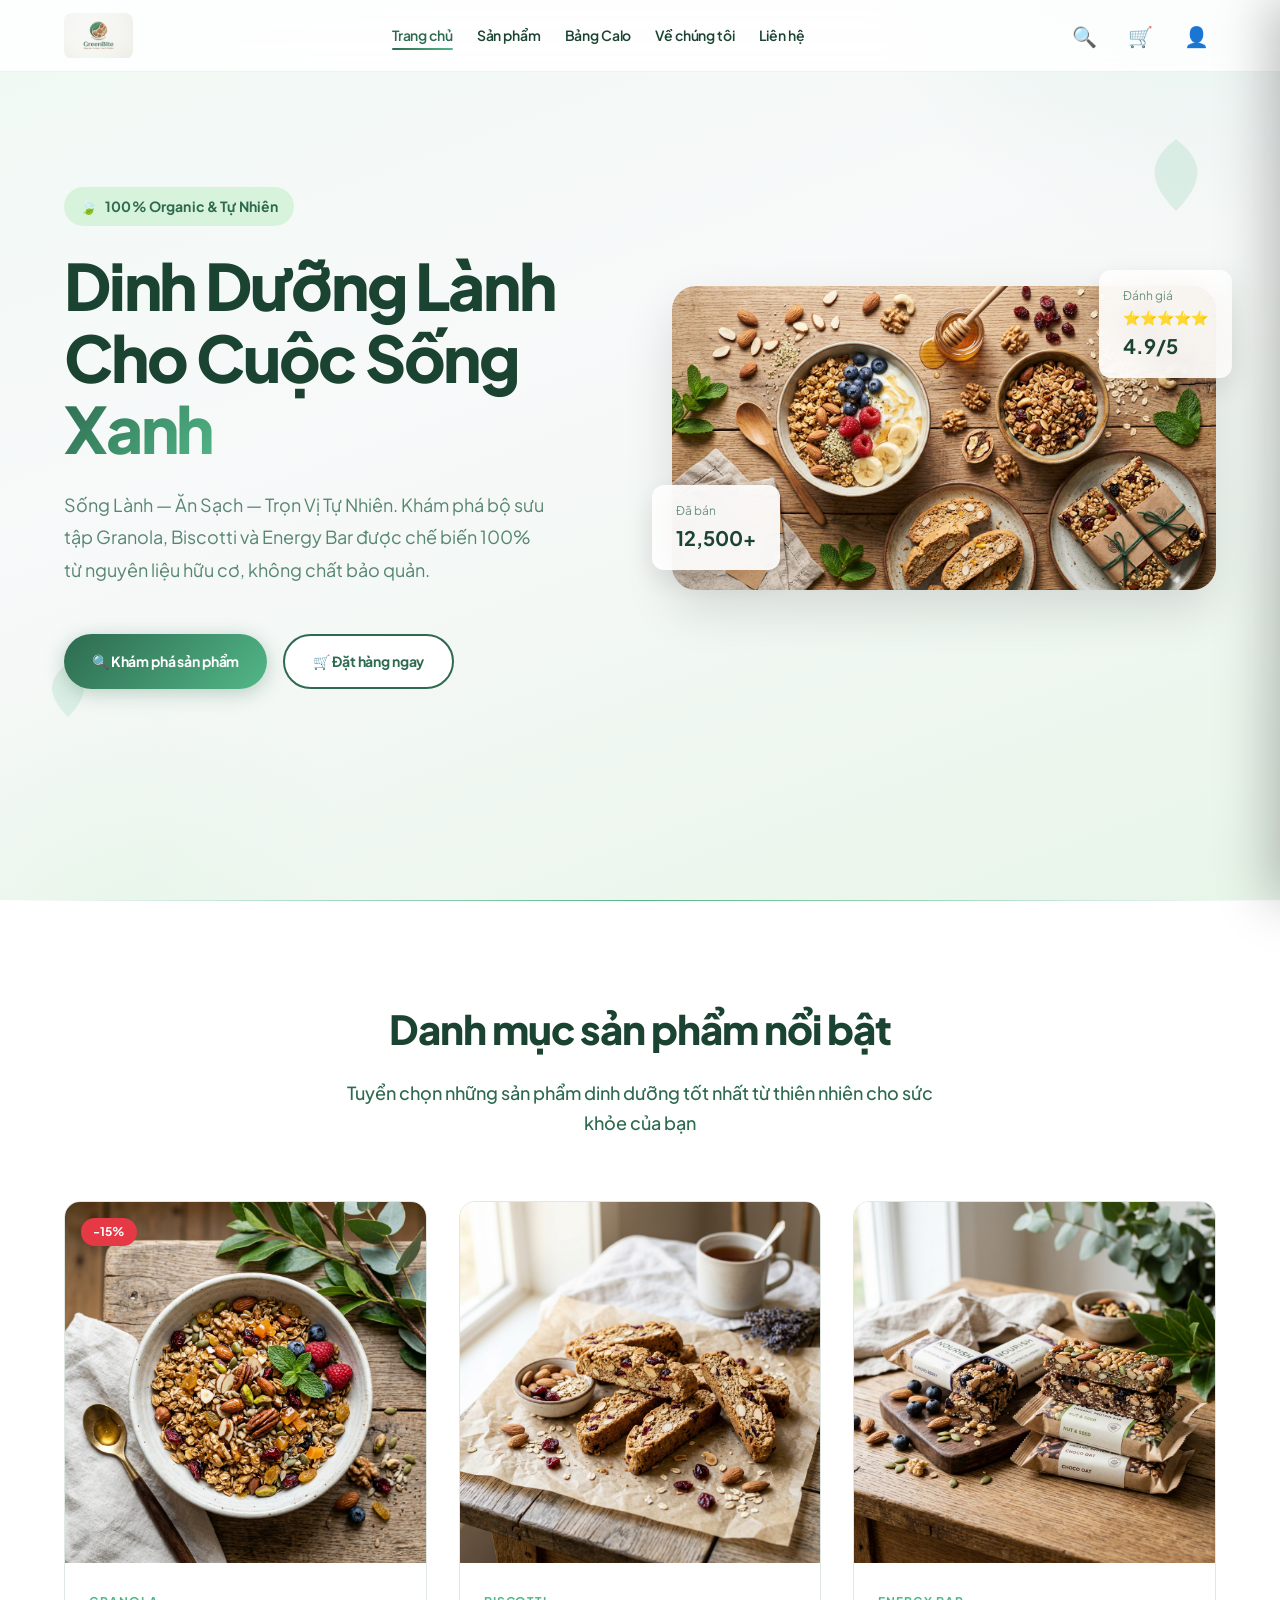
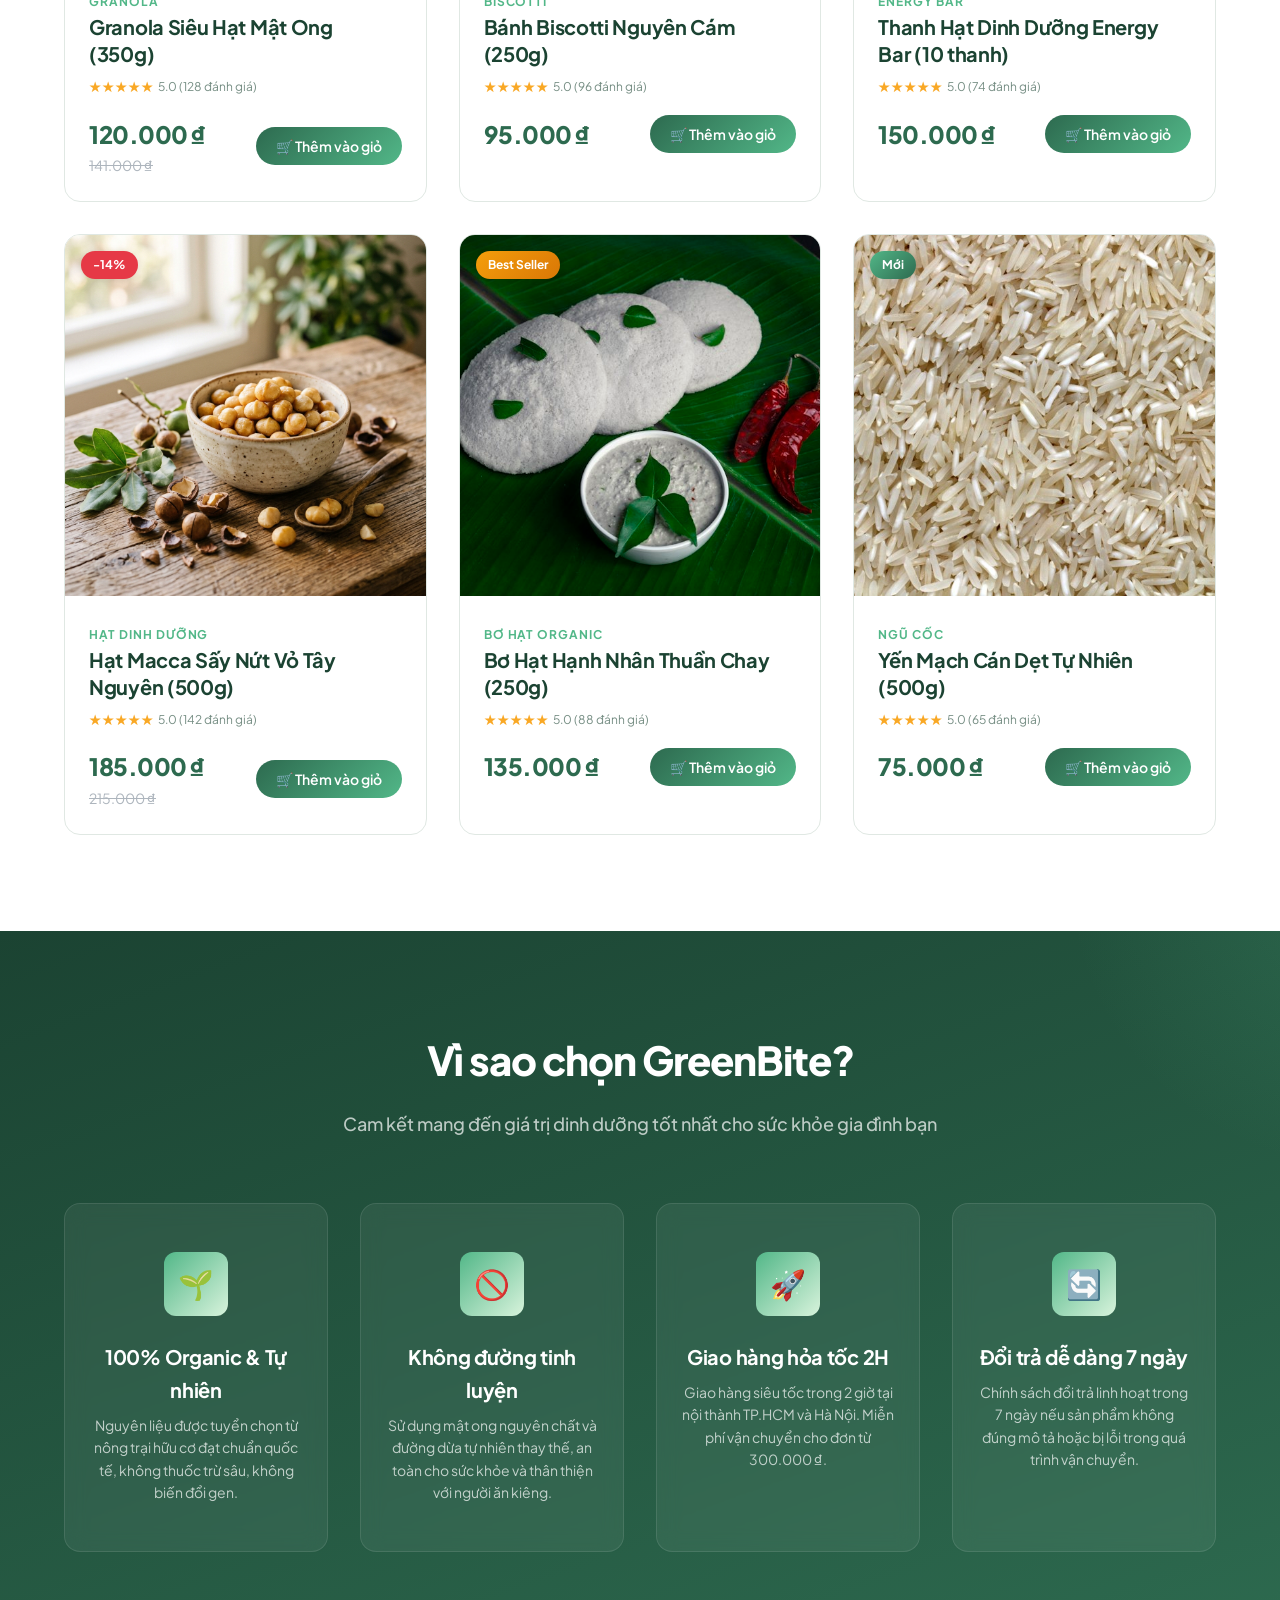
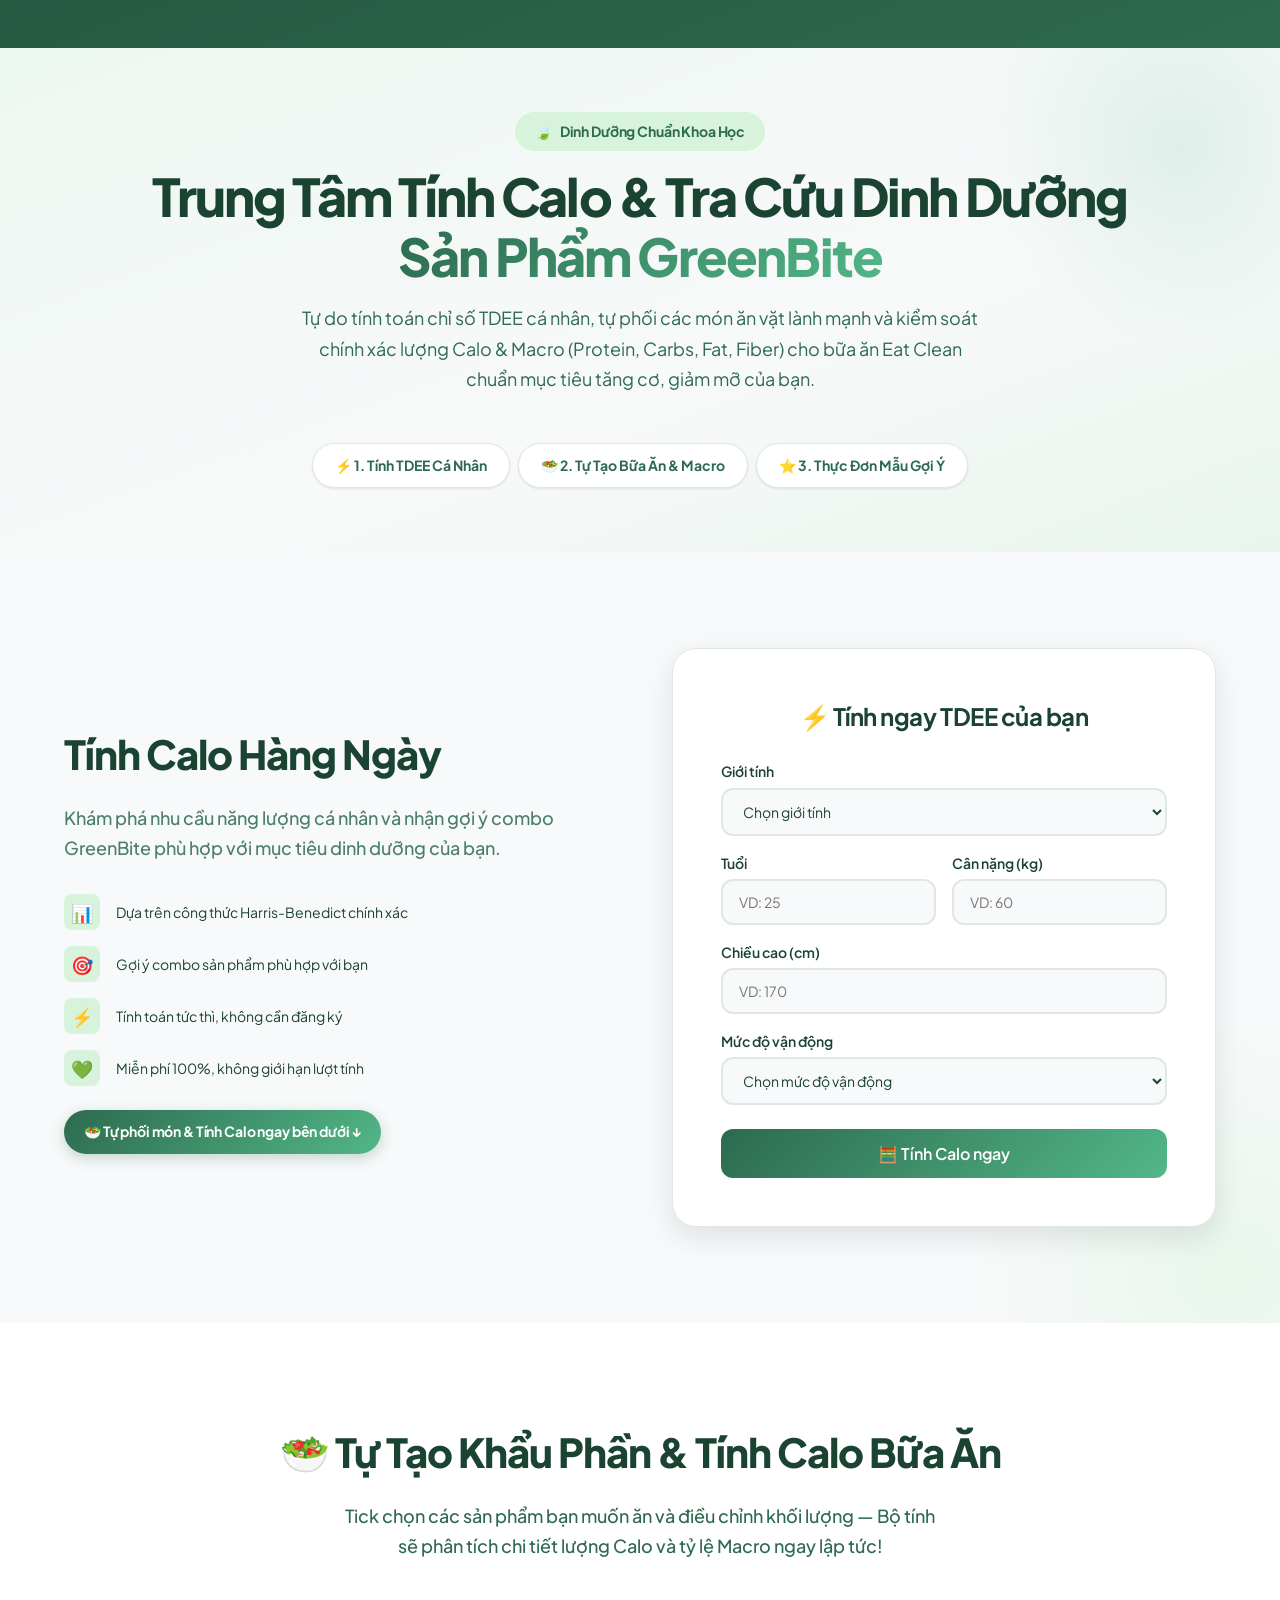
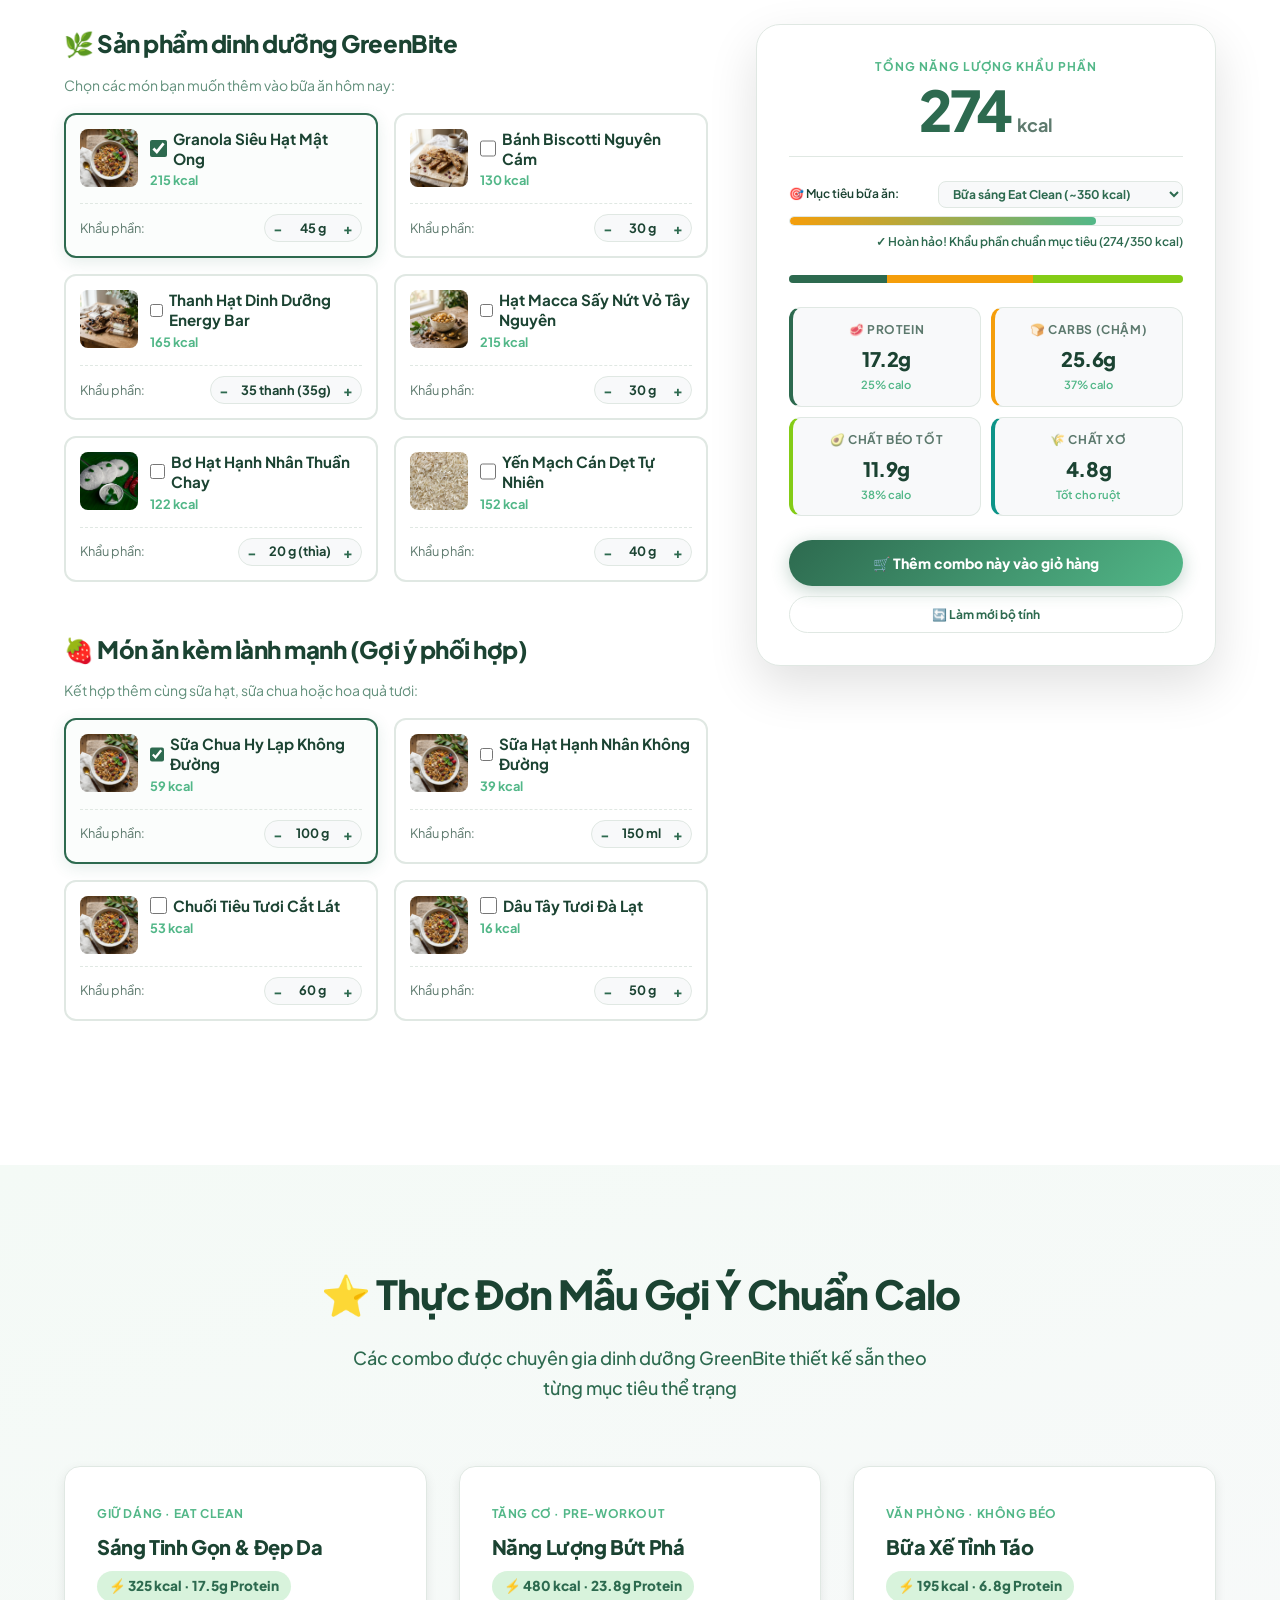
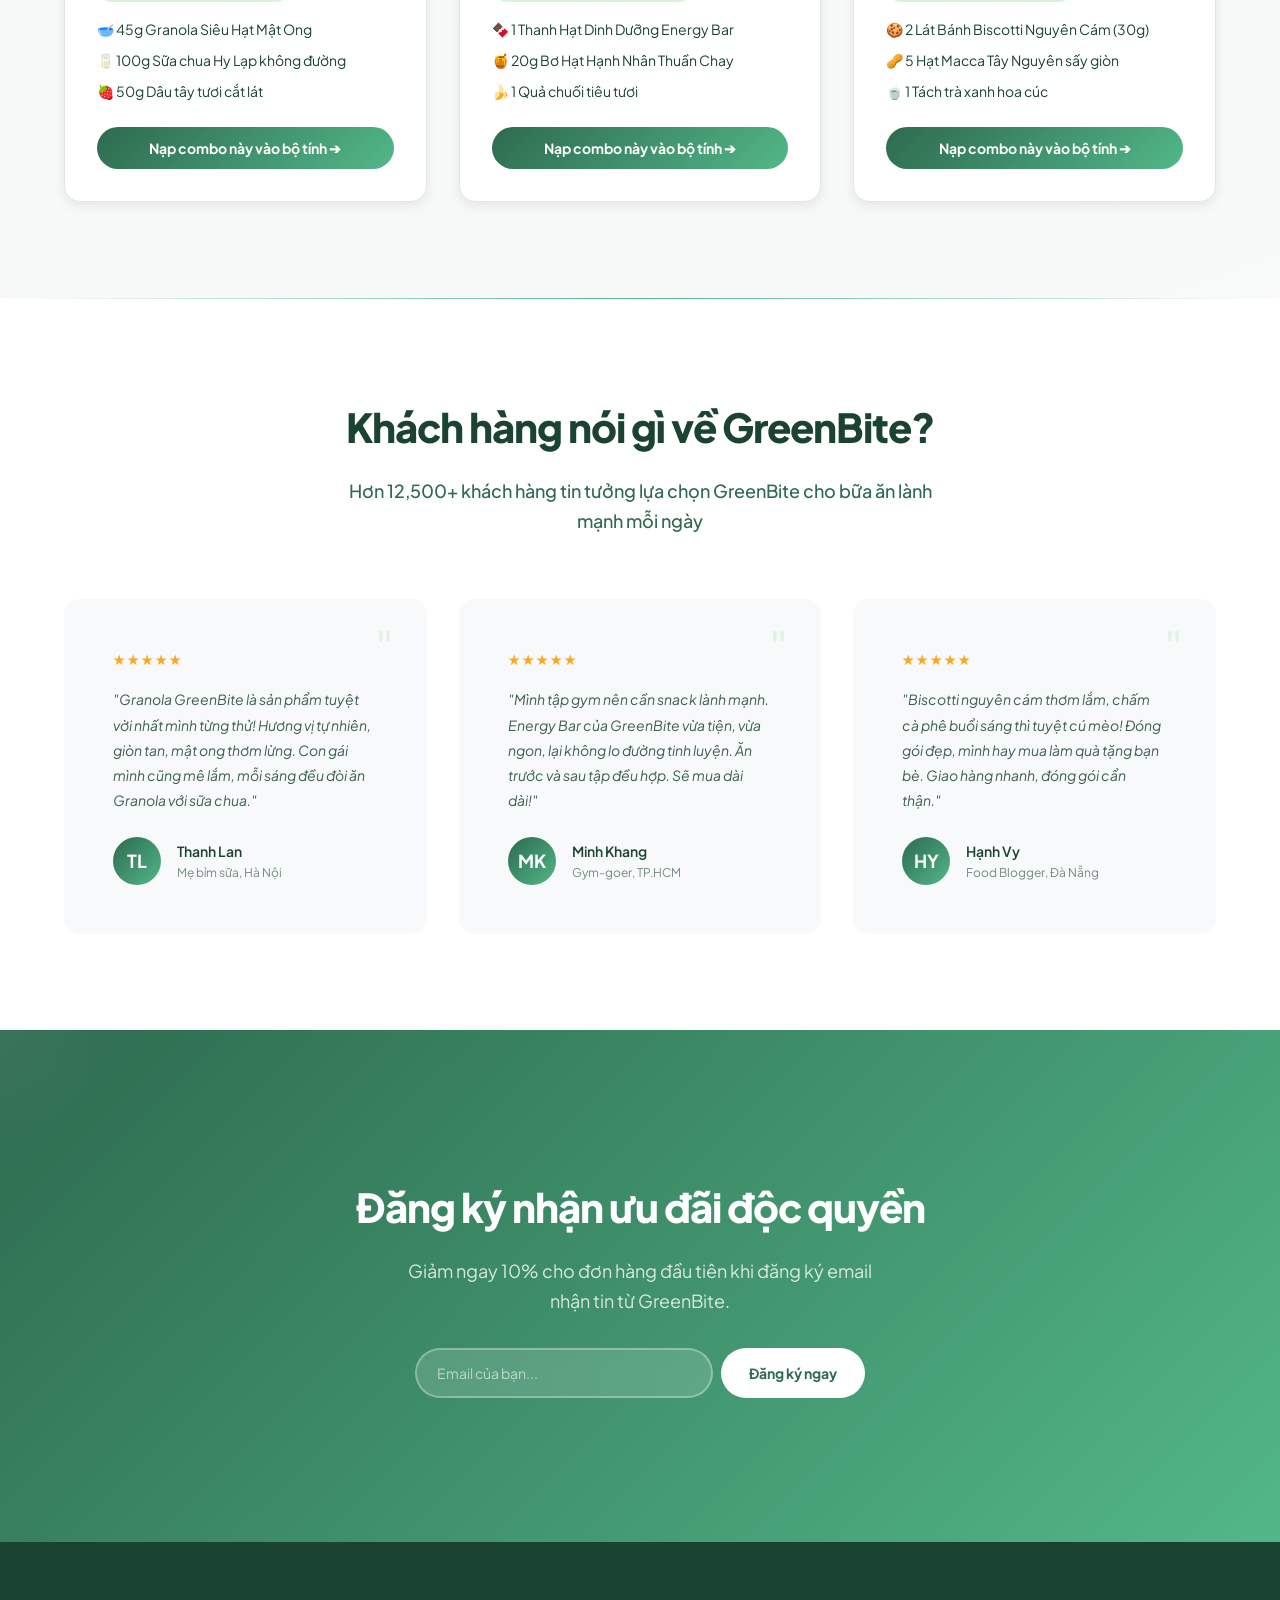
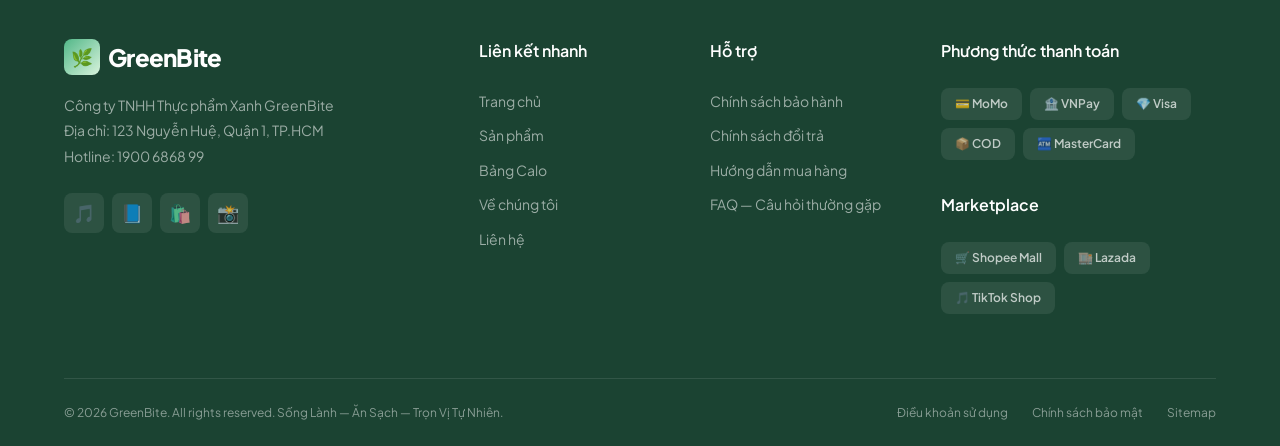
<file: index.html>
<!DOCTYPE html>
<html lang="vi">

<head>
    <meta charset="UTF-8">
    <meta name="viewport" content="width=device-width, initial-scale=1.0">
    <meta name="description"
        content="GreenBite — Thực phẩm sạch, hữu cơ từ thiên nhiên. Granola, Biscotti, Energy Bar dinh dưỡng. Sống Lành - Ăn Sạch - Trọn Vị Tự Nhiên.">
    <meta name="keywords" content="GreenBite, thực phẩm hữu cơ, granola, biscotti, energy bar, ăn sạch, dinh dưỡng">
    <meta name="author" content="GreenBite">
    <title>GreenBite — Sống Lành · Ăn Sạch · Trọn Vị Tự Nhiên</title>

    <!-- Stylesheets -->
    <link rel="stylesheet" href="styles.css">

    <!-- Preconnect & Google Fonts: Plus Jakarta Sans (Modern & Youthful) -->
    <link rel="preconnect" href="https://fonts.googleapis.com">
    <link rel="preconnect" href="https://fonts.gstatic.com" crossorigin>
    <link
        href="https://fonts.googleapis.com/css2?family=Plus+Jakarta+Sans:ital,wght@0,300;0,400;0,500;0,600;0,700;0,800;1,400;1,600;1,700&display=swap"
        rel="stylesheet">
</head>

<body>

    <!-- ════════════════════════════════════════════════════════
       HEADER / NAVIGATION
       ════════════════════════════════════════════════════════ -->
    <header class="header" id="header">
        <div class="header__inner">
            <!-- Logo -->
            <a href="#home" class="logo" id="logo">
                <img src="images/logo.jpg" alt="GreenBite Logo" class="logo__img">
            </a>

            <!-- Navigation -->
            <nav class="nav">
                <ul class="nav__list" id="nav-list">
                    <li><a href="#home" class="nav__link active">Trang chủ</a></li>
                    <li><a href="#products" class="nav__link">Sản phẩm</a></li>
                    <li><a href="#calculator" class="nav__link">Bảng Calo</a></li>
                    <li><a href="#about" class="nav__link">Về chúng tôi</a></li>
                    <li><a href="#contact" class="nav__link">Liên hệ</a></li>
                </ul>
            </nav>

            <!-- Header Actions -->
            <div class="header__actions">
                <button class="search-toggle" id="search-toggle" aria-label="Tìm kiếm">🔍</button>
                <button class="cart-btn" id="cart-btn" aria-label="Giỏ hàng">
                    🛒
                    <span class="cart-btn__count" id="cart-count">0</span>
                </button>
                <button class="user-btn" id="user-btn" aria-label="Tài khoản">👤</button>
                <button class="mobile-toggle" id="mobile-toggle" aria-label="Menu">
                    <span></span>
                    <span></span>
                    <span></span>
                </button>
            </div>
        </div>
    </header>

    <!-- Search Overlay -->
    <div class="search-overlay" id="search-overlay">
        <button class="search-overlay__close" id="search-close" aria-label="Đóng">✕</button>
        <div class="search-overlay__inner">
            <input type="text" class="search-overlay__input" id="search-input" placeholder="Tìm kiếm sản phẩm...">
        </div>
    </div>

    <!-- ════════════════════════════════════════════════════════
       HERO SECTION
       ════════════════════════════════════════════════════════ -->
    <section class="hero section-padding" id="home">
        <div class="container">
            <div class="hero__inner">
                <!-- Content -->
                <div class="hero__content">
                    <div class="hero__badge">
                        <span>🍃</span> 100% Organic & Tự Nhiên
                    </div>
                    <h1 class="hero__title">
                        Dinh Dưỡng Lành<br>Cho Cuộc Sống <em>Xanh</em>
                    </h1>
                    <p class="hero__desc">
                        Sống Lành — Ăn Sạch — Trọn Vị Tự Nhiên. Khám phá bộ sưu tập Granola, Biscotti và Energy Bar được
                        chế biến 100% từ nguyên liệu hữu cơ, không chất bảo quản.
                    </p>
                    <div class="hero__actions">
                        <a href="#products" class="btn btn--primary">
                            🔍 Khám phá sản phẩm
                        </a>
                        <a href="#contact" class="btn btn--secondary">
                            🛒 Đặt hàng ngay
                        </a>
                    </div>
                </div>

                <!-- Media -->
                <div class="hero__media">
                    <div class="hero__image-wrapper">
                        <img src="images/hero_banner.jpg" alt="GreenBite — Granola & Biscotti hữu cơ" loading="eager">
                    </div>
                    <!-- Floating Cards -->
                    <div class="hero__float-card hero__float-card--top">
                        <div class="float-card__label">Đánh giá</div>
                        <div class="float-card__stars">⭐⭐⭐⭐⭐</div>
                        <div class="float-card__value">4.9/5</div>
                    </div>
                    <div class="hero__float-card hero__float-card--bottom">
                        <div class="float-card__label">Đã bán</div>
                        <div class="float-card__value">12,500+</div>
                    </div>
                </div>
            </div>
        </div>

        <!-- Decorative -->
        <svg class="hero__leaf hero__leaf--1" viewBox="0 0 100 100" fill="currentColor"
            style="color: var(--clr-secondary)">
            <path d="M50 5 C25 25, 5 50, 50 95 C95 50, 75 25, 50 5Z" />
        </svg>
        <svg class="hero__leaf hero__leaf--2" viewBox="0 0 100 100" fill="currentColor"
            style="color: var(--clr-secondary)">
            <path d="M50 5 C25 25, 5 50, 50 95 C95 50, 75 25, 50 5Z" />
        </svg>
    </section>

    <!-- ════════════════════════════════════════════════════════
       FEATURED PRODUCTS
       ════════════════════════════════════════════════════════ -->
    <section class="products section-padding" id="products">
        <div class="container">
            <h2 class="section-title animate-on-scroll">Danh mục sản phẩm nổi bật</h2>
            <p class="section-subtitle animate-on-scroll">Tuyển chọn những sản phẩm dinh dưỡng tốt nhất từ thiên nhiên
                cho sức khỏe của bạn</p>

            <div class="products__grid">
                <!-- Product 1: Granola -->
                <div class="product-card animate-on-scroll">
                    <div class="product-card__image">
                        <img src="images/granola.jpg" alt="Granola Siêu Hạt Mật Ong" loading="lazy">
                        <span class="product-card__badge">-15%</span>
                        <button class="product-card__wishlist" aria-label="Yêu thích">🤍</button>
                    </div>
                    <div class="product-card__body">
                        <span class="product-card__category">Granola</span>
                        <h3 class="product-card__title">Granola Siêu Hạt Mật Ong (350g)</h3>
                        <div class="product-card__rating">
                            <span class="product-card__stars">★★★★★</span>
                            <span class="product-card__rating-text">5.0 (128 đánh giá)</span>
                        </div>
                        <div class="product-card__footer">
                            <div class="product-card__price">
                                <span class="product-card__price-current">120.000 ₫</span>
                                <span class="product-card__price-old">141.000 ₫</span>
                            </div>
                            <button class="product-card__add-btn" id="add-granola">
                                🛒 Thêm vào giỏ
                            </button>
                        </div>
                    </div>
                </div>

                <!-- Product 2: Biscotti -->
                <div class="product-card animate-on-scroll">
                    <div class="product-card__image">
                        <img src="images/biscotti.jpg" alt="Bánh Biscotti Nguyên Cám" loading="lazy">
                        <button class="product-card__wishlist" aria-label="Yêu thích">🤍</button>
                    </div>
                    <div class="product-card__body">
                        <span class="product-card__category">Biscotti</span>
                        <h3 class="product-card__title">Bánh Biscotti Nguyên Cám (250g)</h3>
                        <div class="product-card__rating">
                            <span class="product-card__stars">★★★★★</span>
                            <span class="product-card__rating-text">5.0 (96 đánh giá)</span>
                        </div>
                        <div class="product-card__footer">
                            <div class="product-card__price">
                                <span class="product-card__price-current">95.000 ₫</span>
                            </div>
                            <button class="product-card__add-btn" id="add-biscotti">
                                🛒 Thêm vào giỏ
                            </button>
                        </div>
                    </div>
                </div>

                <!-- Product 3: Energy Bar -->
                <div class="product-card animate-on-scroll">
                    <div class="product-card__image">
                        <img src="images/energy_bar.jpg" alt="Thanh Hạt Dinh Dưỡng Energy Bar" loading="lazy">
                        <button class="product-card__wishlist" aria-label="Yêu thích">🤍</button>
                    </div>
                    <div class="product-card__body">
                        <span class="product-card__category">Energy Bar</span>
                        <h3 class="product-card__title">Thanh Hạt Dinh Dưỡng Energy Bar (10 thanh)</h3>
                        <div class="product-card__rating">
                            <span class="product-card__stars">★★★★★</span>
                            <span class="product-card__rating-text">5.0 (74 đánh giá)</span>
                        </div>
                        <div class="product-card__footer">
                            <div class="product-card__price">
                                <span class="product-card__price-current">150.000 ₫</span>
                            </div>
                            <button class="product-card__add-btn" id="add-energy-bar">
                                🛒 Thêm vào giỏ
                            </button>
                        </div>
                    </div>
                </div>

                <!-- Product 4: Hạt Macca Sấy Nứt Vỏ -->
                <div class="product-card animate-on-scroll">
                    <div class="product-card__image">
                        <img src="images/macadamia.jpg" alt="Hạt Macca Sấy Nứt Vỏ Tây Nguyên" loading="lazy">
                        <span class="product-card__badge">-14%</span>
                        <button class="product-card__wishlist" aria-label="Yêu thích">🤍</button>
                    </div>
                    <div class="product-card__body">
                        <span class="product-card__category">Hạt Dinh Dưỡng</span>
                        <h3 class="product-card__title">Hạt Macca Sấy Nứt Vỏ Tây Nguyên (500g)</h3>
                        <div class="product-card__rating">
                            <span class="product-card__stars">★★★★★</span>
                            <span class="product-card__rating-text">5.0 (142 đánh giá)</span>
                        </div>
                        <div class="product-card__footer">
                            <div class="product-card__price">
                                <span class="product-card__price-current">185.000 ₫</span>
                                <span class="product-card__price-old">215.000 ₫</span>
                            </div>
                            <button class="product-card__add-btn" id="add-macadamia">
                                🛒 Thêm vào giỏ
                            </button>
                        </div>
                    </div>
                </div>

                <!-- Product 5: Bơ Hạnh Nhân Thuần Chay -->
                <div class="product-card animate-on-scroll">
                    <div class="product-card__image">
                        <img src="images/almond_butter.jpg" alt="Bơ Hạt Hạnh Nhân Thuần Chay" loading="lazy">
                        <span class="product-card__badge product-card__badge--bestseller">Best Seller</span>
                        <button class="product-card__wishlist" aria-label="Yêu thích">🤍</button>
                    </div>
                    <div class="product-card__body">
                        <span class="product-card__category">Bơ Hạt Organic</span>
                        <h3 class="product-card__title">Bơ Hạt Hạnh Nhân Thuần Chay (250g)</h3>
                        <div class="product-card__rating">
                            <span class="product-card__stars">★★★★★</span>
                            <span class="product-card__rating-text">5.0 (88 đánh giá)</span>
                        </div>
                        <div class="product-card__footer">
                            <div class="product-card__price">
                                <span class="product-card__price-current">135.000 ₫</span>
                            </div>
                            <button class="product-card__add-btn" id="add-almond-butter">
                                🛒 Thêm vào giỏ
                            </button>
                        </div>
                    </div>
                </div>

                <!-- Product 6: Yến Mạch Cán Dẹt Organic -->
                <div class="product-card animate-on-scroll">
                    <div class="product-card__image">
                        <img src="images/rolled_oats.jpg" alt="Yến Mạch Cán Dẹt Tự Nhiên" loading="lazy">
                        <span class="product-card__badge product-card__badge--new">Mới</span>
                        <button class="product-card__wishlist" aria-label="Yêu thích">🤍</button>
                    </div>
                    <div class="product-card__body">
                        <span class="product-card__category">Ngũ Cốc</span>
                        <h3 class="product-card__title">Yến Mạch Cán Dẹt Tự Nhiên (500g)</h3>
                        <div class="product-card__rating">
                            <span class="product-card__stars">★★★★★</span>
                            <span class="product-card__rating-text">5.0 (65 đánh giá)</span>
                        </div>
                        <div class="product-card__footer">
                            <div class="product-card__price">
                                <span class="product-card__price-current">75.000 ₫</span>
                            </div>
                            <button class="product-card__add-btn" id="add-rolled-oats">
                                🛒 Thêm vào giỏ
                            </button>
                        </div>
                    </div>
                </div>
            </div>
        </div>
    </section>

    <!-- ════════════════════════════════════════════════════════
       VALUE PROPOSITION / USP
       ════════════════════════════════════════════════════════ -->
    <section class="usp section-padding" id="about">
        <div class="container">
            <h2 class="section-title animate-on-scroll">Vì sao chọn GreenBite?</h2>
            <p class="section-subtitle animate-on-scroll">Cam kết mang đến giá trị dinh dưỡng tốt nhất cho sức khỏe gia
                đình bạn</p>

            <div class="usp__grid">
                <!-- USP 1 -->
                <div class="usp-card animate-on-scroll">
                    <div class="usp-card__icon">🌱</div>
                    <h3 class="usp-card__title">100% Organic & Tự nhiên</h3>
                    <p class="usp-card__desc">Nguyên liệu được tuyển chọn từ nông trại hữu cơ đạt chuẩn quốc tế, không
                        thuốc trừ sâu, không biến đổi gen.</p>
                </div>

                <!-- USP 2 -->
                <div class="usp-card animate-on-scroll">
                    <div class="usp-card__icon">🚫</div>
                    <h3 class="usp-card__title">Không đường tinh luyện</h3>
                    <p class="usp-card__desc">Sử dụng mật ong nguyên chất và đường dừa tự nhiên thay thế, an toàn cho
                        sức khỏe và thân thiện với người ăn kiêng.</p>
                </div>

                <!-- USP 3 -->
                <div class="usp-card animate-on-scroll">
                    <div class="usp-card__icon">🚀</div>
                    <h3 class="usp-card__title">Giao hàng hỏa tốc 2H</h3>
                    <p class="usp-card__desc">Giao hàng siêu tốc trong 2 giờ tại nội thành TP.HCM và Hà Nội. Miễn phí
                        vận chuyển cho đơn từ 300.000 ₫.</p>
                </div>

                <!-- USP 4 -->
                <div class="usp-card animate-on-scroll">
                    <div class="usp-card__icon">🔄</div>
                    <h3 class="usp-card__title">Đổi trả dễ dàng 7 ngày</h3>
                    <p class="usp-card__desc">Chính sách đổi trả linh hoạt trong 7 ngày nếu sản phẩm không đúng mô tả
                        hoặc bị lỗi trong quá trình vận chuyển.</p>
                </div>
            </div>
        </div>
    </section>

    <!-- ════════════════════════════════════════════════════════
       CALORIE & NUTRITION HUB INTRO
       ════════════════════════════════════════════════════════ -->
    <section class="calo-hero" id="calculator" style="padding-top: var(--space-3xl); padding-bottom: var(--space-3xl);">
        <div class="container">
            <div class="calo-hero__badge animate-on-scroll">
                <span>🍃</span> Dinh Dưỡng Chuẩn Khoa Học
            </div>
            <h2 class="calo-hero__title animate-on-scroll">
                Trung Tâm Tính Calo & Tra Cứu Dinh Dưỡng<br><em>Sản Phẩm GreenBite</em>
            </h2>
            <p class="calo-hero__desc animate-on-scroll">
                Tự do tính toán chỉ số TDEE cá nhân, tự phối các món ăn vặt lành mạnh và kiểm soát chính xác lượng Calo
                & Macro (Protein, Carbs, Fat, Fiber) cho bữa ăn Eat Clean chuẩn mục tiêu tăng cơ, giảm mỡ của bạn.
            </p>
            <div class="calo-quick-nav animate-on-scroll">
                <a href="#tdee-calc" class="calo-quick-nav__link">⚡ 1. Tính TDEE Cá Nhân</a>
                <a href="#builder" class="calo-quick-nav__link">🥗 2. Tự Tạo Bữa Ăn & Macro</a>
                <a href="#meal-plans" class="calo-quick-nav__link">⭐ 3. Thực Đơn Mẫu Gợi Ý</a>
            </div>
        </div>
    </section>

    <!-- ════════════════════════════════════════════════════════
       1. CALORIE CALCULATOR (TDEE)
       ════════════════════════════════════════════════════════ -->
    <section class="calculator section-padding" id="tdee-calc">
        <div class="container">
            <div class="calculator__inner">
                <!-- Info Side -->
                <div class="calculator__info animate-on-scroll">
                    <h2 class="section-title">Tính Calo Hàng Ngày</h2>
                    <p class="section-subtitle">
                        Khám phá nhu cầu năng lượng cá nhân và nhận gợi ý combo GreenBite phù hợp với mục tiêu dinh
                        dưỡng của bạn.
                    </p>
                    <div class="calculator__features">
                        <div class="calculator__feature">
                            <span class="calculator__feature-icon">📊</span>
                            <span>Dựa trên công thức Harris-Benedict chính xác</span>
                        </div>
                        <div class="calculator__feature">
                            <span class="calculator__feature-icon">🎯</span>
                            <span>Gợi ý combo sản phẩm phù hợp với bạn</span>
                        </div>
                        <div class="calculator__feature">
                            <span class="calculator__feature-icon">⚡</span>
                            <span>Tính toán tức thì, không cần đăng ký</span>
                        </div>
                        <div class="calculator__feature">
                            <span class="calculator__feature-icon">💚</span>
                            <span>Miễn phí 100%, không giới hạn lượt tính</span>
                        </div>
                        <div class="calculator__feature" style="margin-top: var(--space-sm);">
                            <a href="#builder" class="btn btn--primary btn--sm"
                                style="box-shadow: 0 4px 14px rgba(45,106,79,0.25);">
                                🥗 Tự phối món & Tính Calo ngay bên dưới ↓
                            </a>
                        </div>
                    </div>
                </div>

                <!-- Calculator Widget -->
                <div class="calc-widget animate-on-scroll">
                    <h3 class="calc-widget__title">⚡ Tính ngay TDEE của bạn</h3>
                    <form class="calc-widget__form" id="calc-form">
                        <div class="form-group">
                            <label for="calc-gender">Giới tính</label>
                            <select id="calc-gender" required>
                                <option value="" disabled selected>Chọn giới tính</option>
                                <option value="male">Nam</option>
                                <option value="female">Nữ</option>
                            </select>
                        </div>

                        <div class="form-row">
                            <div class="form-group">
                                <label for="calc-age">Tuổi</label>
                                <input type="number" id="calc-age" placeholder="VD: 25" min="10" max="100" required>
                            </div>
                            <div class="form-group">
                                <label for="calc-weight">Cân nặng (kg)</label>
                                <input type="number" id="calc-weight" placeholder="VD: 60" min="30" max="250" step="0.1"
                                    required>
                            </div>
                        </div>

                        <div class="form-group">
                            <label for="calc-height">Chiều cao (cm)</label>
                            <input type="number" id="calc-height" placeholder="VD: 170" min="100" max="250" required>
                        </div>

                        <div class="form-group">
                            <label for="calc-activity">Mức độ vận động</label>
                            <select id="calc-activity" required>
                                <option value="" disabled selected>Chọn mức độ vận động</option>
                                <option value="sedentary">Ít vận động (ngồi văn phòng)</option>
                                <option value="light">Nhẹ nhàng (tập 1-3 ngày/tuần)</option>
                                <option value="moderate">Trung bình (tập 3-5 ngày/tuần)</option>
                                <option value="active">Năng động (tập 6-7 ngày/tuần)</option>
                                <option value="very_active">Rất năng động (vận động viên)</option>
                            </select>
                        </div>

                        <button type="submit" class="calc-widget__submit">
                            🧮 Tính Calo ngay
                        </button>
                    </form>

                    <!-- Result -->
                    <div class="calc-result" id="calc-result">
                        <div class="calc-result__calories">
                            <div class="calc-result__number" id="calc-number">0</div>
                            <div class="calc-result__label">kcal / ngày (TDEE)</div>
                        </div>
                        <div class="calc-result__recommendation" id="calc-recommendation">
                            <!-- Populated by JavaScript -->
                        </div>
                    </div>
                </div>
            </div>
        </div>
    </section>

    <!-- ════════════════════════════════════════════════════════
       INTERACTIVE MEAL & PRODUCT CALORIE BUILDER
       ════════════════════════════════════════════════════════ -->
    <section class="section-padding" id="builder" style="background: var(--clr-white);">
        <div class="container">
            <h2 class="section-title animate-on-scroll">🥗 Tự Tạo Khẩu Phần & Tính Calo Bữa Ăn</h2>
            <p class="section-subtitle animate-on-scroll">
                Tick chọn các sản phẩm bạn muốn ăn và điều chỉnh khối lượng — Bộ tính sẽ phân tích chi tiết lượng Calo
                và tỷ lệ Macro ngay lập tức!
            </p>

            <div class="builder-layout">
                <!-- Selection Column -->
                <div class="builder-selection">
                    <!-- Group 1: GreenBite Products -->
                    <div class="builder-group animate-on-scroll">
                        <h3 class="builder-group__title">
                            🌿 Sản phẩm dinh dưỡng GreenBite
                        </h3>
                        <p class="builder-group__subtitle">Chọn các món bạn muốn thêm vào bữa ăn hôm nay:</p>
                        <div class="builder-cards-grid" id="builder-products-list">
                            <!-- Populated dynamically by calo.js -->
                        </div>
                    </div>

                    <!-- Group 2: Healthy Add-on Toppings -->
                    <div class="builder-group animate-on-scroll">
                        <h3 class="builder-group__title">
                            🍓 Món ăn kèm lành mạnh (Gợi ý phối hợp)
                        </h3>
                        <p class="builder-group__subtitle">Kết hợp thêm cùng sữa hạt, sữa chua hoặc hoa quả tươi:</p>
                        <div class="builder-cards-grid" id="builder-toppings-list">
                            <!-- Populated dynamically by calo.js -->
                        </div>
                    </div>
                </div>

                <!-- Sticky Macro Dashboard -->
                <div class="macro-dashboard-wrap">
                    <div class="macro-dashboard animate-on-scroll">
                        <div class="macro-dashboard__header">
                            <div class="macro-dashboard__label">Tổng Năng Lượng Khẩu Phần</div>
                            <div class="macro-dashboard__calories-wrap">
                                <span class="macro-dashboard__calories" id="macro-total-calories">0</span>
                                <span class="macro-dashboard__cal-unit">kcal</span>
                            </div>
                        </div>

                        <!-- Calorie Goal Target -->
                        <div class="macro-goal">
                            <div class="macro-goal__select-row">
                                <span>🎯 Mục tiêu bữa ăn:</span>
                                <select class="macro-goal__select" id="macro-goal-select">
                                    <option value="200">Bữa xế nhẹ nhàng (~200 kcal)</option>
                                    <option value="350" selected>Bữa sáng Eat Clean (~350 kcal)</option>
                                    <option value="450">Bữa phụ trước tập Gym (~450 kcal)</option>
                                    <option value="550">Bữa chính giàu Protein (~550 kcal)</option>
                                </select>
                            </div>
                            <div class="macro-goal__bar-bg">
                                <div class="macro-goal__bar-fill" id="macro-goal-fill" style="width: 0%;"></div>
                            </div>
                            <div class="macro-goal__status" id="macro-goal-status">Đang tính toán...</div>
                        </div>

                        <!-- Macro Ratio Distribution Bar -->
                        <div class="macro-ratio-bar">
                            <div class="macro-ratio-bar__seg--protein" id="macro-seg-protein" style="width: 33%;"
                                title="Protein"></div>
                            <div class="macro-ratio-bar__seg--carbs" id="macro-seg-carbs" style="width: 33%;"
                                title="Carbs"></div>
                            <div class="macro-ratio-bar__seg--fat" id="macro-seg-fat" style="width: 34%;"
                                title="Healthy Fat"></div>
                        </div>

                        <!-- Macro Grid: 4 Cards -->
                        <div class="macro-grid">
                            <div class="macro-card macro-card--protein">
                                <div class="macro-card__name">🥩 Protein</div>
                                <div class="macro-card__value" id="macro-val-protein">0g</div>
                                <div class="macro-card__pct" id="macro-pct-protein">0% calo</div>
                            </div>
                            <div class="macro-card macro-card--carbs">
                                <div class="macro-card__name">🍞 Carbs (Chậm)</div>
                                <div class="macro-card__value" id="macro-val-carbs">0g</div>
                                <div class="macro-card__pct" id="macro-pct-carbs">0% calo</div>
                            </div>
                            <div class="macro-card macro-card--fat">
                                <div class="macro-card__name">🥑 Chất béo tốt</div>
                                <div class="macro-card__value" id="macro-val-fat">0g</div>
                                <div class="macro-card__pct" id="macro-pct-fat">0% calo</div>
                            </div>
                            <div class="macro-card macro-card--fiber">
                                <div class="macro-card__name">🌾 Chất xơ</div>
                                <div class="macro-card__value" id="macro-val-fiber">0g</div>
                                <div class="macro-card__pct">Tốt cho ruột</div>
                            </div>
                        </div>

                        <!-- Dashboard Actions -->
                        <div class="macro-dashboard__actions">
                            <button type="button" class="btn-add-combo" id="btn-add-combo">
                                🛒 Thêm combo này vào giỏ hàng
                            </button>
                            <button type="button" class="btn-reset-builder" id="btn-reset-builder">
                                🔄 Làm mới bộ tính
                            </button>
                        </div>
                    </div>
                </div>
            </div>
        </div>
    </section>

    <!-- ════════════════════════════════════════════════════════
       PRE-BUILT HEALTHY MEAL PLANS
       ════════════════════════════════════════════════════════ -->
    <section class="meal-plans-section section-padding" id="meal-plans">
        <div class="container">
            <h2 class="section-title animate-on-scroll">⭐ Thực Đơn Mẫu Gợi Ý Chuẩn Calo</h2>
            <p class="section-subtitle animate-on-scroll">
                Các combo được chuyên gia dinh dưỡng GreenBite thiết kế sẵn theo từng mục tiêu thể trạng
            </p>

            <div class="meal-plans__grid">
                <!-- Combo 1 -->
                <div class="meal-plan-card animate-on-scroll">
                    <div>
                        <span class="meal-plan-card__tag">Giữ Dáng · Eat Clean</span>
                        <h3 class="meal-plan-card__title">Sáng Tinh Gọn & Đẹp Da</h3>
                        <div class="meal-plan-card__cal-badge">⚡ 325 kcal · 17.5g Protein</div>
                        <ul class="meal-plan-card__items">
                            <li class="meal-plan-card__item">🥣 45g Granola Siêu Hạt Mật Ong</li>
                            <li class="meal-plan-card__item">🥛 100g Sữa chua Hy Lạp không đường</li>
                            <li class="meal-plan-card__item">🍓 50g Dâu tây tươi cắt lát</li>
                        </ul>
                    </div>
                    <button type="button" class="meal-plan-card__btn" data-plan="lean-fit">
                        Nạp combo này vào bộ tính ➔
                    </button>
                </div>

                <!-- Combo 2 -->
                <div class="meal-plan-card animate-on-scroll">
                    <div>
                        <span class="meal-plan-card__tag">Tăng Cơ · Pre-Workout</span>
                        <h3 class="meal-plan-card__title">Năng Lượng Bứt Phá</h3>
                        <div class="meal-plan-card__cal-badge">⚡ 480 kcal · 23.8g Protein</div>
                        <ul class="meal-plan-card__items">
                            <li class="meal-plan-card__item">🍫 1 Thanh Hạt Dinh Dưỡng Energy Bar</li>
                            <li class="meal-plan-card__item">🍯 20g Bơ Hạt Hạnh Nhân Thuần Chay</li>
                            <li class="meal-plan-card__item">🍌 1 Quả chuối tiêu tươi</li>
                        </ul>
                    </div>
                    <button type="button" class="meal-plan-card__btn" data-plan="gym-energy">
                        Nạp combo này vào bộ tính ➔
                    </button>
                </div>

                <!-- Combo 3 -->
                <div class="meal-plan-card animate-on-scroll">
                    <div>
                        <span class="meal-plan-card__tag">Văn Phòng · Không Béo</span>
                        <h3 class="meal-plan-card__title">Bữa Xế Tỉnh Táo</h3>
                        <div class="meal-plan-card__cal-badge">⚡ 195 kcal · 6.8g Protein</div>
                        <ul class="meal-plan-card__items">
                            <li class="meal-plan-card__item">🍪 2 Lát Bánh Biscotti Nguyên Cám (30g)</li>
                            <li class="meal-plan-card__item">🥜 5 Hạt Macca Tây Nguyên sấy giòn</li>
                            <li class="meal-plan-card__item">🍵 1 Tách trà xanh hoa cúc</li>
                        </ul>
                    </div>
                    <button type="button" class="meal-plan-card__btn" data-plan="office-snack">
                        Nạp combo này vào bộ tính ➔
                    </button>
                </div>
            </div>
        </div>
    </section>

    <!-- ════════════════════════════════════════════════════════
       CUSTOMER TESTIMONIALS
       ════════════════════════════════════════════════════════ -->
    <section class="testimonials section-padding" id="testimonials">
        <div class="container">
            <h2 class="section-title animate-on-scroll">Khách hàng nói gì về GreenBite?</h2>
            <p class="section-subtitle animate-on-scroll">Hơn 12,500+ khách hàng tin tưởng lựa chọn GreenBite cho bữa ăn
                lành mạnh mỗi ngày</p>

            <div class="testimonials__grid">
                <!-- Testimonial 1 -->
                <div class="testimonial-card animate-on-scroll">
                    <span class="testimonial-card__quote">"</span>
                    <div class="testimonial-card__stars">★★★★★</div>
                    <p class="testimonial-card__text">
                        "Granola GreenBite là sản phẩm tuyệt vời nhất mình từng thử! Hương vị tự nhiên, giòn tan, mật
                        ong thơm lừng. Con gái mình cũng mê lắm, mỗi sáng đều đòi ăn Granola với sữa chua."
                    </p>
                    <div class="testimonial-card__author">
                        <div class="testimonial-card__avatar">TL</div>
                        <div>
                            <div class="testimonial-card__name">Thanh Lan</div>
                            <div class="testimonial-card__role">Mẹ bỉm sữa, Hà Nội</div>
                        </div>
                    </div>
                </div>

                <!-- Testimonial 2 -->
                <div class="testimonial-card animate-on-scroll">
                    <span class="testimonial-card__quote">"</span>
                    <div class="testimonial-card__stars">★★★★★</div>
                    <p class="testimonial-card__text">
                        "Mình tập gym nên cần snack lành mạnh. Energy Bar của GreenBite vừa tiện, vừa ngon, lại không lo
                        đường tinh luyện. Ăn trước và sau tập đều hợp. Sẽ mua dài dài!"
                    </p>
                    <div class="testimonial-card__author">
                        <div class="testimonial-card__avatar">MK</div>
                        <div>
                            <div class="testimonial-card__name">Minh Khang</div>
                            <div class="testimonial-card__role">Gym-goer, TP.HCM</div>
                        </div>
                    </div>
                </div>

                <!-- Testimonial 3 -->
                <div class="testimonial-card animate-on-scroll">
                    <span class="testimonial-card__quote">"</span>
                    <div class="testimonial-card__stars">★★★★★</div>
                    <p class="testimonial-card__text">
                        "Biscotti nguyên cám thơm lắm, chấm cà phê buổi sáng thì tuyệt cú mèo! Đóng gói đẹp, mình hay
                        mua làm quà tặng bạn bè. Giao hàng nhanh, đóng gói cẩn thận."
                    </p>
                    <div class="testimonial-card__author">
                        <div class="testimonial-card__avatar">HY</div>
                        <div>
                            <div class="testimonial-card__name">Hạnh Vy</div>
                            <div class="testimonial-card__role">Food Blogger, Đà Nẵng</div>
                        </div>
                    </div>
                </div>
            </div>
        </div>
    </section>

    <!-- ════════════════════════════════════════════════════════
       CTA / NEWSLETTER BANNER
       ════════════════════════════════════════════════════════ -->
    <section class="cta-banner section-padding" id="contact">
        <div class="container">
            <div class="cta-banner__inner">
                <h2 class="cta-banner__title">Đăng ký nhận ưu đãi độc quyền</h2>
                <p class="cta-banner__desc">Giảm ngay 10% cho đơn hàng đầu tiên khi đăng ký email nhận tin từ GreenBite.
                </p>
                <form class="cta-banner__form"
                    onsubmit="event.preventDefault(); document.getElementById('toast').textContent='Đăng ký thành công! 🎉'; document.getElementById('toast').classList.add('show'); setTimeout(()=>document.getElementById('toast').classList.remove('show'),2500);">
                    <input type="email" class="cta-banner__input" placeholder="Email của bạn..." required>
                    <button type="submit" class="cta-banner__btn">Đăng ký ngay</button>
                </form>
            </div>
        </div>
    </section>

    <!-- ════════════════════════════════════════════════════════
       FOOTER
       ════════════════════════════════════════════════════════ -->
    <footer class="footer" id="footer">
        <div class="container">
            <div class="footer__grid">
                <!-- Brand -->
                <div class="footer__brand">
                    <div class="footer__logo">
                        <span class="footer__logo-icon">🌿</span>
                        GreenBite
                    </div>
                    <p class="footer__desc">
                        Công ty TNHH Thực phẩm Xanh GreenBite<br>
                        Địa chỉ: 123 Nguyễn Huệ, Quận 1, TP.HCM<br>
                        Hotline: 1900 6868 99
                    </p>
                    <div class="footer__socials">
                        <a href="#" class="footer__social-link" aria-label="TikTok">🎵</a>
                        <a href="#" class="footer__social-link" aria-label="Facebook">📘</a>
                        <a href="#" class="footer__social-link" aria-label="Shopee">🛍️</a>
                        <a href="#" class="footer__social-link" aria-label="Instagram">📸</a>
                    </div>
                </div>

                <!-- Quick Links -->
                <div>
                    <h4 class="footer__heading">Liên kết nhanh</h4>
                    <ul class="footer__links">
                        <li><a href="#home" class="footer__link">Trang chủ</a></li>
                        <li><a href="#products" class="footer__link">Sản phẩm</a></li>
                        <li><a href="#calculator" class="footer__link">Bảng Calo</a></li>
                        <li><a href="#about" class="footer__link">Về chúng tôi</a></li>
                        <li><a href="#contact" class="footer__link">Liên hệ</a></li>
                    </ul>
                </div>

                <!-- Support -->
                <div>
                    <h4 class="footer__heading">Hỗ trợ</h4>
                    <ul class="footer__links">
                        <li><a href="#" class="footer__link">Chính sách bảo hành</a></li>
                        <li><a href="#" class="footer__link">Chính sách đổi trả</a></li>
                        <li><a href="#" class="footer__link">Hướng dẫn mua hàng</a></li>
                        <li><a href="#" class="footer__link">FAQ — Câu hỏi thường gặp</a></li>
                    </ul>
                </div>

                <!-- Payment Methods -->
                <div>
                    <h4 class="footer__heading">Phương thức thanh toán</h4>
                    <div class="footer__payment">
                        <span class="footer__payment-icon">💳 MoMo</span>
                        <span class="footer__payment-icon">🏦 VNPay</span>
                        <span class="footer__payment-icon">💎 Visa</span>
                        <span class="footer__payment-icon">📦 COD</span>
                        <span class="footer__payment-icon">🏧 MasterCard</span>
                    </div>
                    <h4 class="footer__heading" style="margin-top: var(--space-xl)">Marketplace</h4>
                    <div class="footer__payment">
                        <span class="footer__payment-icon">🛒 Shopee Mall</span>
                        <span class="footer__payment-icon">🏬 Lazada</span>
                        <span class="footer__payment-icon">🎵 TikTok Shop</span>
                    </div>
                </div>
            </div>

            <!-- Footer Bottom -->
            <div class="footer__bottom">
                <p class="footer__copyright">
                    © 2026 GreenBite. All rights reserved. Sống Lành — Ăn Sạch — Trọn Vị Tự Nhiên.
                </p>
                <div class="footer__bottom-links">
                    <a href="#" class="footer__bottom-link">Điều khoản sử dụng</a>
                    <a href="#" class="footer__bottom-link">Chính sách bảo mật</a>
                    <a href="#" class="footer__bottom-link">Sitemap</a>
                </div>
            </div>
        </div>
    </footer>

    <!-- ════════════════════════════════════════════════════════
       CART DRAWER / SLIDE-OVER
       ════════════════════════════════════════════════════════ -->
    <div class="cart-overlay" id="cart-overlay"></div>
    <div class="cart-drawer" id="cart-drawer" aria-hidden="true">
        <div class="cart-drawer__header">
            <div class="cart-drawer__title">
                🛒 Giỏ Hàng <span class="cart-drawer__count-badge" id="cart-drawer-count">(0)</span>
            </div>
            <button class="cart-drawer__close" id="cart-drawer-close" aria-label="Đóng giỏ hàng">✕</button>
        </div>

        <div class="cart-drawer__body" id="cart-drawer-body">
            <!-- Dynamically populated by script.js -->
        </div>

        <div class="cart-drawer__footer" id="cart-drawer-footer">
            <div class="cart-drawer__summary">
                <div class="cart-drawer__summary-row">
                    <span>Tạm tính:</span>
                    <span id="cart-subtotal">0 ₫</span>
                </div>
                <div class="cart-drawer__summary-row">
                    <span>Phí vận chuyển:</span>
                    <span class="cart-drawer__free-shipping" id="cart-shipping">Miễn phí (Toàn quốc)</span>
                </div>
                <div class="cart-drawer__summary-divider"></div>
                <div class="cart-drawer__summary-row cart-drawer__summary-row--total">
                    <span>Tổng cộng:</span>
                    <span class="cart-drawer__total" id="cart-total">0 ₫</span>
                </div>
            </div>

            <button class="cart-drawer__checkout-btn" id="cart-checkout-btn">
                Thanh toán ngay ➔
            </button>
            <p class="cart-drawer__guarantee">
                🔒 Thanh toán an toàn · Giao hỏa tốc 2H · Đổi trả 7 ngày
            </p>
        </div>
    </div>

    <!-- ════════════════════════════════════════════════════════
       UTILITIES: Scroll-to-top & Toast
       ════════════════════════════════════════════════════════ -->
    <button class="scroll-top" id="scroll-top" aria-label="Về đầu trang">↑</button>
    <div class="toast" id="toast"></div>

    <!-- JavaScript -->
    <script src="script.js"></script>
    <script src="calo.js"></script>
</body>

</html>
</file>
<file: styles.css>
/* ===================================================
   GreenBite — Organic Food E-Commerce Landing Page
   Design System & Styles
   =================================================== */

/* ---------- Google Fonts ---------- */
@import url('https://fonts.googleapis.com/css2?family=Plus+Jakarta+Sans:ital,wght@0,300;0,400;0,500;0,600;0,700;0,800;1,400;1,600;1,700&display=swap');

/* ---------- CSS Custom Properties ---------- */
:root {
  /* Brand Colors */
  --clr-primary: #2D6A4F;
  --clr-primary-dark: #1B4332;
  --clr-secondary: #52B788;
  --clr-accent: #D8F3DC;
  --clr-bg: #F8F9FA;
  --clr-text: #1B4332;
  --clr-white: #ffffff;
  --clr-off-white: #f0f4f1;
  --clr-border: #e0e8e3;
  --clr-star: #F9A825;
  --clr-discount: #E63946;
  --clr-overlay: rgba(27, 67, 50, 0.6);

  /* Typography — Modern Geometric Sans for Youth & Gen Z Appeal */
  --ff-body: 'Plus Jakarta Sans', -apple-system, BlinkMacSystemFont, 'Segoe UI', Roboto, sans-serif;
  --ff-heading: 'Plus Jakarta Sans', -apple-system, BlinkMacSystemFont, 'Segoe UI', Roboto, sans-serif;
  --fs-xs: 0.75rem;
  --fs-sm: 0.875rem;
  --fs-base: 1rem;
  --fs-md: 1.125rem;
  --fs-lg: 1.25rem;
  --fs-xl: 1.5rem;
  --fs-2xl: 2rem;
  --fs-3xl: 2.5rem;
  --fs-4xl: 3.25rem;
  --fs-5xl: 4rem;

  /* Spacing */
  --space-xs: 0.25rem;
  --space-sm: 0.5rem;
  --space-md: 1rem;
  --space-lg: 1.5rem;
  --space-xl: 2rem;
  --space-2xl: 3rem;
  --space-3xl: 4rem;
  --space-4xl: 6rem;

  /* Radii */
  --radius-sm: 8px;
  --radius-md: 12px;
  --radius-lg: 16px;
  --radius-xl: 24px;
  --radius-full: 9999px;

  /* Shadows */
  --shadow-sm: 0 1px 3px rgba(0,0,0,0.06), 0 1px 2px rgba(0,0,0,0.04);
  --shadow-md: 0 4px 12px rgba(0,0,0,0.08);
  --shadow-lg: 0 10px 30px rgba(0,0,0,0.1);
  --shadow-xl: 0 20px 50px rgba(0,0,0,0.12);
  --shadow-glow: 0 0 30px rgba(82, 183, 136, 0.3);

  /* Transitions */
  --ease-smooth: cubic-bezier(0.4, 0, 0.2, 1);
  --transition-fast: 200ms var(--ease-smooth);
  --transition-base: 300ms var(--ease-smooth);
  --transition-slow: 500ms var(--ease-smooth);

  /* Layout */
  --header-h: 72px;
  --max-w: 1200px;
}

/* ---------- Reset & Base ---------- */
*,
*::before,
*::after {
  margin: 0;
  padding: 0;
  box-sizing: border-box;
}

html {
  scroll-behavior: smooth;
  font-size: 16px;
  -webkit-font-smoothing: antialiased;
  -moz-osx-font-smoothing: grayscale;
  text-rendering: optimizeLegibility;
}

::selection {
  background: var(--clr-accent);
  color: var(--clr-primary-dark);
}

body {
  font-family: var(--ff-body);
  color: var(--clr-text);
  background-color: var(--clr-bg);
  line-height: 1.65;
  overflow-x: hidden;
}

a {
  text-decoration: none;
  color: inherit;
}

ul { list-style: none; }

img {
  max-width: 100%;
  height: auto;
  display: block;
}

button {
  cursor: pointer;
  border: none;
  background: none;
  font-family: inherit;
}

input, select {
  font-family: inherit;
  font-size: inherit;
}

/* ---------- Utility Classes ---------- */
.container {
  width: 100%;
  max-width: var(--max-w);
  margin: 0 auto;
  padding: 0 var(--space-lg);
}

.section-padding {
  padding: var(--space-4xl) 0;
}

.section-title {
  font-family: var(--ff-heading);
  font-size: var(--fs-3xl);
  font-weight: 800;
  letter-spacing: -0.025em;
  color: var(--clr-primary-dark);
  text-align: center;
  margin-bottom: var(--space-md);
}

.section-subtitle {
  font-size: var(--fs-md);
  color: var(--clr-primary);
  text-align: center;
  max-width: 600px;
  margin: 0 auto var(--space-3xl);
  opacity: 0.85;
  font-weight: 500;
}

/* ---------- Animations ---------- */
@keyframes fadeInUp {
  from { opacity: 0; transform: translateY(30px); }
  to   { opacity: 1; transform: translateY(0); }
}

@keyframes fadeInDown {
  from { opacity: 0; transform: translateY(-20px); }
  to   { opacity: 1; transform: translateY(0); }
}

@keyframes fadeIn {
  from { opacity: 0; }
  to   { opacity: 1; }
}

@keyframes slideInRight {
  from { opacity: 0; transform: translateX(40px); }
  to   { opacity: 1; transform: translateX(0); }
}

@keyframes pulse {
  0%, 100% { transform: scale(1); }
  50%      { transform: scale(1.05); }
}

@keyframes float {
  0%, 100% { transform: translateY(0); }
  50%      { transform: translateY(-10px); }
}

@keyframes shimmer {
  0%   { background-position: -200% 0; }
  100% { background-position: 200% 0; }
}

@keyframes leafSway {
  0%, 100% { transform: rotate(0deg); }
  25%      { transform: rotate(3deg); }
  75%      { transform: rotate(-3deg); }
}

.animate-on-scroll {
  opacity: 0;
  transform: translateY(30px);
  transition: opacity 0.6s var(--ease-smooth), transform 0.6s var(--ease-smooth);
}

.animate-on-scroll.visible {
  opacity: 1;
  transform: translateY(0);
}

/* ============================================================
   HEADER / NAVIGATION
   ============================================================ */
.header {
  position: fixed;
  top: 0;
  left: 0;
  right: 0;
  z-index: 1000;
  height: var(--header-h);
  background: rgba(255, 255, 255, 0.85);
  backdrop-filter: blur(20px);
  -webkit-backdrop-filter: blur(20px);
  border-bottom: 1px solid rgba(45, 106, 79, 0.08);
  transition: var(--transition-base);
}

.header.scrolled {
  background: rgba(255, 255, 255, 0.95);
  box-shadow: var(--shadow-md);
}

.header__inner {
  display: flex;
  align-items: center;
  justify-content: space-between;
  height: 100%;
  max-width: var(--max-w);
  margin: 0 auto;
  padding: 0 var(--space-lg);
}

/* Logo */
.logo {
  display: inline-flex;
  align-items: center;
  gap: var(--space-sm);
  font-family: var(--ff-heading);
  font-size: var(--fs-xl);
  font-weight: 800;
  letter-spacing: -0.03em;
  color: var(--clr-primary);
  text-decoration: none;
  flex-shrink: 0;
  height: 100%;
  max-height: var(--header-h);
}

.logo__img {
  height: 46px;
  max-height: calc(var(--header-h) - 20px);
  width: auto;
  max-width: 170px;
  object-fit: contain;
  display: block;
  border-radius: var(--radius-sm);
  transition: transform var(--transition-base), filter var(--transition-base);
}

.logo:hover .logo__img {
  transform: scale(1.03);
  filter: drop-shadow(0 4px 12px rgba(45, 106, 79, 0.15));
}

.logo__icon {
  width: 40px;
  height: 40px;
  background: linear-gradient(135deg, var(--clr-primary), var(--clr-secondary));
  border-radius: var(--radius-md);
  display: flex;
  align-items: center;
  justify-content: center;
  color: var(--clr-white);
  font-size: 1.2rem;
  transition: var(--transition-base);
}

.logo:hover .logo__icon {
  transform: rotate(10deg) scale(1.05);
}

/* Navigation */
.nav {
  display: flex;
  align-items: center;
  gap: var(--space-xl);
}

.nav__list {
  display: flex;
  gap: var(--space-lg);
}

.nav__link {
  font-size: var(--fs-sm);
  font-weight: 600;
  letter-spacing: -0.01em;
  color: var(--clr-text);
  position: relative;
  padding: var(--space-xs) 0;
  transition: var(--transition-fast);
}

.nav__link::after {
  content: '';
  position: absolute;
  bottom: -2px;
  left: 0;
  width: 0;
  height: 2px;
  background: linear-gradient(90deg, var(--clr-primary), var(--clr-secondary));
  border-radius: var(--radius-full);
  transition: var(--transition-base);
}

.nav__link:hover,
.nav__link.active {
  color: var(--clr-primary);
}

.nav__link:hover::after,
.nav__link.active::after {
  width: 100%;
}

/* Header Actions */
.header__actions {
  display: flex;
  align-items: center;
  gap: var(--space-md);
}

.search-toggle,
.cart-btn,
.user-btn {
  width: 40px;
  height: 40px;
  border-radius: var(--radius-md);
  display: flex;
  align-items: center;
  justify-content: center;
  color: var(--clr-text);
  font-size: var(--fs-lg);
  transition: var(--transition-fast);
  position: relative;
}

.search-toggle:hover,
.cart-btn:hover,
.user-btn:hover {
  background: var(--clr-accent);
  color: var(--clr-primary);
}

.cart-btn__count {
  position: absolute;
  top: 2px;
  right: 2px;
  background: var(--clr-discount);
  color: var(--clr-white);
  font-size: 0.65rem;
  font-weight: 700;
  width: 18px;
  height: 18px;
  border-radius: 50%;
  display: flex;
  align-items: center;
  justify-content: center;
  line-height: 1;
  animation: pulse 2s infinite;
}

/* Search Overlay */
.search-overlay {
  position: fixed;
  top: 0;
  left: 0;
  right: 0;
  bottom: 0;
  background: rgba(27, 67, 50, 0.85);
  backdrop-filter: blur(10px);
  z-index: 2000;
  display: flex;
  align-items: flex-start;
  justify-content: center;
  padding-top: 120px;
  opacity: 0;
  pointer-events: none;
  transition: var(--transition-base);
}

.search-overlay.active {
  opacity: 1;
  pointer-events: auto;
}

.search-overlay__inner {
  width: 90%;
  max-width: 600px;
  transform: translateY(-20px);
  transition: var(--transition-base);
}

.search-overlay.active .search-overlay__inner {
  transform: translateY(0);
}

.search-overlay__input {
  width: 100%;
  padding: var(--space-lg) var(--space-xl);
  font-size: var(--fs-xl);
  border: none;
  border-radius: var(--radius-lg);
  background: var(--clr-white);
  color: var(--clr-text);
  box-shadow: var(--shadow-xl);
  outline: none;
}

.search-overlay__input::placeholder {
  color: #adb5bd;
}

.search-overlay__close {
  position: absolute;
  top: 30px;
  right: 30px;
  width: 50px;
  height: 50px;
  border-radius: 50%;
  display: flex;
  align-items: center;
  justify-content: center;
  color: var(--clr-white);
  font-size: var(--fs-xl);
  transition: var(--transition-fast);
}

.search-overlay__close:hover {
  background: rgba(255,255,255,0.15);
}

/* Mobile menu toggle */
.mobile-toggle {
  display: none;
  flex-direction: column;
  gap: 5px;
  width: 28px;
  cursor: pointer;
  background: none;
  border: none;
  padding: 4px;
}

.mobile-toggle span {
  display: block;
  height: 2px;
  width: 100%;
  background: var(--clr-text);
  border-radius: var(--radius-full);
  transition: var(--transition-base);
}

.mobile-toggle.active span:nth-child(1) { transform: rotate(45deg) translateY(7px); }
.mobile-toggle.active span:nth-child(2) { opacity: 0; }
.mobile-toggle.active span:nth-child(3) { transform: rotate(-45deg) translateY(-7px); }

/* ============================================================
   HERO SECTION
   ============================================================ */
.hero {
  position: relative;
  min-height: 100vh;
  display: flex;
  align-items: center;
  padding-top: var(--header-h);
  overflow: hidden;
  background: linear-gradient(160deg, #f0f9f4 0%, var(--clr-bg) 40%, #e8f5e9 100%);
}

.hero::before {
  content: '';
  position: absolute;
  top: -50%;
  right: -20%;
  width: 700px;
  height: 700px;
  background: radial-gradient(circle, rgba(82, 183, 136, 0.12) 0%, transparent 70%);
  border-radius: 50%;
  animation: float 8s ease-in-out infinite;
}

.hero::after {
  content: '';
  position: absolute;
  bottom: -30%;
  left: -10%;
  width: 500px;
  height: 500px;
  background: radial-gradient(circle, rgba(216, 243, 220, 0.3) 0%, transparent 70%);
  border-radius: 50%;
  animation: float 10s ease-in-out infinite reverse;
}

.hero__inner {
  display: grid;
  grid-template-columns: 1fr 1fr;
  gap: var(--space-3xl);
  align-items: center;
  position: relative;
  z-index: 1;
}

.hero__content {
  animation: fadeInUp 0.8s var(--ease-smooth) both;
}

.hero__badge {
  display: inline-flex;
  align-items: center;
  gap: var(--space-sm);
  background: var(--clr-accent);
  color: var(--clr-primary);
  padding: var(--space-sm) var(--space-md);
  border-radius: var(--radius-full);
  font-size: var(--fs-sm);
  font-weight: 700;
  letter-spacing: 0.01em;
  margin-bottom: var(--space-lg);
  animation: fadeInDown 0.6s var(--ease-smooth) 0.2s both;
}

.hero__badge span {
  animation: leafSway 3s ease-in-out infinite;
  display: inline-block;
}

.hero__title {
  font-family: var(--ff-heading);
  font-size: var(--fs-5xl);
  font-weight: 800;
  line-height: 1.12;
  letter-spacing: -0.035em;
  color: var(--clr-primary-dark);
  margin-bottom: var(--space-lg);
}

.hero__title em {
  font-style: normal;
  background: linear-gradient(135deg, var(--clr-primary), var(--clr-secondary));
  -webkit-background-clip: text;
  -webkit-text-fill-color: transparent;
  background-clip: text;
}

.hero__desc {
  font-size: var(--fs-md);
  color: var(--clr-primary);
  opacity: 0.8;
  margin-bottom: var(--space-2xl);
  max-width: 480px;
  line-height: 1.8;
}

.hero__actions {
  display: flex;
  gap: var(--space-md);
  flex-wrap: wrap;
}

/* Buttons */
.btn {
  display: inline-flex;
  align-items: center;
  gap: var(--space-sm);
  padding: 14px 28px;
  font-size: var(--fs-sm);
  font-weight: 700;
  letter-spacing: -0.01em;
  border-radius: var(--radius-full);
  transition: var(--transition-base);
  position: relative;
  overflow: hidden;
}

.btn--primary {
  background: linear-gradient(135deg, var(--clr-primary), var(--clr-secondary));
  color: var(--clr-white);
  box-shadow: 0 4px 20px rgba(45, 106, 79, 0.3);
}

.btn--primary:hover {
  transform: translateY(-2px);
  box-shadow: 0 8px 30px rgba(45, 106, 79, 0.4);
}

.btn--primary::after {
  content: '';
  position: absolute;
  inset: 0;
  background: linear-gradient(135deg, rgba(255,255,255,0.2), transparent);
  opacity: 0;
  transition: var(--transition-fast);
}

.btn--primary:hover::after { opacity: 1; }

.btn--secondary {
  background: var(--clr-white);
  color: var(--clr-primary);
  border: 2px solid var(--clr-primary);
}

.btn--secondary:hover {
  background: var(--clr-primary);
  color: var(--clr-white);
  transform: translateY(-2px);
}

.btn--sm {
  padding: 10px 20px;
  font-size: var(--fs-sm);
}

/* Hero Image */
.hero__media {
  position: relative;
  animation: slideInRight 0.8s var(--ease-smooth) 0.3s both;
}

.hero__image-wrapper {
  position: relative;
  border-radius: var(--radius-xl);
  overflow: hidden;
  box-shadow: var(--shadow-xl);
}

.hero__image-wrapper img {
  width: 100%;
  height: auto;
  object-fit: cover;
  transition: transform 6s ease;
}

.hero__image-wrapper:hover img {
  transform: scale(1.05);
}

.hero__float-card {
  position: absolute;
  background: rgba(255,255,255,0.9);
  backdrop-filter: blur(16px);
  -webkit-backdrop-filter: blur(16px);
  border-radius: var(--radius-md);
  padding: var(--space-md) var(--space-lg);
  box-shadow: var(--shadow-lg);
  animation: float 6s ease-in-out infinite;
}

.hero__float-card--top {
  top: -16px;
  right: -16px;
}

.hero__float-card--bottom {
  bottom: 20px;
  left: -20px;
  animation-delay: 1s;
}

.float-card__label {
  font-size: var(--fs-xs);
  color: var(--clr-primary);
  opacity: 0.7;
}

.float-card__value {
  font-size: var(--fs-lg);
  font-weight: 700;
  color: var(--clr-primary-dark);
}

.float-card__stars {
  color: var(--clr-star);
  font-size: var(--fs-sm);
}

/* Decorative Leaf SVGs */
.hero__leaf {
  position: absolute;
  opacity: 0.15;
  z-index: 0;
}

.hero__leaf--1 {
  top: 15%;
  right: 5%;
  width: 80px;
  animation: leafSway 4s ease-in-out infinite;
}

.hero__leaf--2 {
  bottom: 20%;
  left: 3%;
  width: 60px;
  animation: leafSway 5s ease-in-out infinite reverse;
}

/* ============================================================
   FEATURED PRODUCTS
   ============================================================ */
.products {
  background: var(--clr-white);
  position: relative;
}

.products::before {
  content: '';
  position: absolute;
  top: 0;
  left: 0;
  right: 0;
  height: 1px;
  background: linear-gradient(90deg, transparent, var(--clr-secondary), transparent);
}

.products__grid {
  display: grid;
  grid-template-columns: repeat(3, 1fr);
  gap: var(--space-xl);
}

/* Product Card */
.product-card {
  background: var(--clr-white);
  border-radius: var(--radius-lg);
  overflow: hidden;
  border: 1px solid var(--clr-border);
  transition: var(--transition-base);
  position: relative;
}

.product-card:hover {
  transform: translateY(-8px);
  box-shadow: var(--shadow-xl);
  border-color: var(--clr-secondary);
}

.product-card__image {
  position: relative;
  padding-top: 100%;
  overflow: hidden;
  background: var(--clr-off-white);
}

.product-card__image img {
  position: absolute;
  top: 0;
  left: 0;
  width: 100%;
  height: 100%;
  object-fit: cover;
  transition: transform var(--transition-slow);
}

.product-card:hover .product-card__image img {
  transform: scale(1.08);
}

.product-card__badge {
  position: absolute;
  top: var(--space-md);
  left: var(--space-md);
  background: var(--clr-discount);
  color: var(--clr-white);
  padding: 4px 12px;
  border-radius: var(--radius-full);
  font-size: var(--fs-xs);
  font-weight: 700;
  z-index: 2;
  box-shadow: 0 2px 8px rgba(0, 0, 0, 0.12);
}

.product-card__badge--bestseller {
  background: linear-gradient(135deg, #F59E0B, #D97706);
}

.product-card__badge--new {
  background: linear-gradient(135deg, var(--clr-secondary), var(--clr-primary));
}

.product-card__wishlist {
  position: absolute;
  top: var(--space-md);
  right: var(--space-md);
  width: 36px;
  height: 36px;
  background: rgba(255,255,255,0.9);
  backdrop-filter: blur(8px);
  border-radius: 50%;
  display: flex;
  align-items: center;
  justify-content: center;
  color: var(--clr-text);
  opacity: 0;
  transform: translateY(-8px);
  transition: var(--transition-base);
  z-index: 2;
}

.product-card:hover .product-card__wishlist {
  opacity: 1;
  transform: translateY(0);
}

.product-card__wishlist:hover {
  background: var(--clr-discount);
  color: var(--clr-white);
}

.product-card__body {
  padding: var(--space-lg);
}

.product-card__category {
  font-size: var(--fs-xs);
  color: var(--clr-secondary);
  font-weight: 700;
  text-transform: uppercase;
  letter-spacing: 0.08em;
  margin-bottom: var(--space-xs);
}

.product-card__title {
  font-family: var(--ff-heading);
  font-size: var(--fs-lg);
  font-weight: 700;
  letter-spacing: -0.015em;
  color: var(--clr-primary-dark);
  margin-bottom: var(--space-sm);
  line-height: 1.35;
}

.product-card__rating {
  display: flex;
  align-items: center;
  gap: var(--space-xs);
  margin-bottom: var(--space-md);
}

.product-card__stars {
  color: var(--clr-star);
  font-size: var(--fs-sm);
  letter-spacing: 1px;
}

.product-card__rating-text {
  font-size: var(--fs-xs);
  color: var(--clr-text);
  opacity: 0.6;
}

.product-card__footer {
  display: flex;
  align-items: center;
  justify-content: space-between;
  margin-top: var(--space-md);
}

.product-card__price {
  display: flex;
  flex-direction: column;
}

.product-card__price-current {
  font-size: var(--fs-xl);
  font-weight: 800;
  letter-spacing: -0.02em;
  color: var(--clr-primary);
}

.product-card__price-old {
  font-size: var(--fs-sm);
  color: #adb5bd;
  text-decoration: line-through;
}

.product-card__add-btn {
  display: flex;
  align-items: center;
  gap: var(--space-sm);
  padding: 10px 20px;
  background: linear-gradient(135deg, var(--clr-primary), var(--clr-secondary));
  color: var(--clr-white);
  font-size: var(--fs-sm);
  font-weight: 600;
  border-radius: var(--radius-full);
  transition: var(--transition-base);
}

.product-card__add-btn:hover {
  transform: scale(1.05);
  box-shadow: 0 4px 15px rgba(45, 106, 79, 0.35);
}

.product-card__add-btn.added {
  background: var(--clr-secondary);
}

/* ============================================================
   VALUE PROPOSITION / USP SECTION
   ============================================================ */
.usp {
  background: linear-gradient(160deg, var(--clr-primary-dark) 0%, var(--clr-primary) 100%);
  color: var(--clr-white);
  position: relative;
  overflow: hidden;
}

.usp::before {
  content: '';
  position: absolute;
  top: -50%;
  right: -30%;
  width: 600px;
  height: 600px;
  background: radial-gradient(circle, rgba(82, 183, 136, 0.2) 0%, transparent 70%);
  border-radius: 50%;
}

.usp .section-title {
  color: var(--clr-white);
}

.usp .section-subtitle {
  color: rgba(255,255,255,0.7);
}

.usp__grid {
  display: grid;
  grid-template-columns: repeat(4, 1fr);
  gap: var(--space-xl);
  position: relative;
  z-index: 1;
}

.usp-card {
  text-align: center;
  padding: var(--space-2xl) var(--space-lg);
  background: rgba(255,255,255,0.06);
  border: 1px solid rgba(255,255,255,0.1);
  border-radius: var(--radius-lg);
  backdrop-filter: blur(10px);
  transition: var(--transition-base);
}

.usp-card:hover {
  background: rgba(255,255,255,0.12);
  transform: translateY(-6px);
  border-color: rgba(255,255,255,0.2);
}

.usp-card__icon {
  width: 64px;
  height: 64px;
  background: linear-gradient(135deg, var(--clr-secondary), var(--clr-accent));
  border-radius: var(--radius-md);
  display: flex;
  align-items: center;
  justify-content: center;
  font-size: 1.8rem;
  margin: 0 auto var(--space-lg);
  transition: var(--transition-base);
}

.usp-card:hover .usp-card__icon {
  transform: scale(1.1) rotate(5deg);
}

.usp-card__title {
  font-family: var(--ff-heading);
  font-size: var(--fs-lg);
  font-weight: 700;
  letter-spacing: -0.015em;
  margin-bottom: var(--space-sm);
}

.usp-card__desc {
  font-size: var(--fs-sm);
  opacity: 0.7;
  line-height: 1.6;
}

/* ============================================================
   CALORIE CALCULATOR
   ============================================================ */
.calculator {
  background: var(--clr-bg);
  position: relative;
  overflow: hidden;
}

.calculator::before {
  content: '';
  position: absolute;
  bottom: -200px;
  right: -200px;
  width: 500px;
  height: 500px;
  background: radial-gradient(circle, rgba(216, 243, 220, 0.5) 0%, transparent 70%);
  border-radius: 50%;
}

.calculator__inner {
  display: grid;
  grid-template-columns: 1fr 1fr;
  gap: var(--space-3xl);
  align-items: center;
  position: relative;
  z-index: 1;
}

.calculator__info {
  padding-right: var(--space-xl);
}

.calculator__info .section-title {
  text-align: left;
  margin-bottom: var(--space-md);
}

.calculator__info .section-subtitle {
  text-align: left;
  margin: 0 0 var(--space-xl);
}

.calculator__features {
  display: flex;
  flex-direction: column;
  gap: var(--space-md);
}

.calculator__feature {
  display: flex;
  align-items: center;
  gap: var(--space-md);
  font-size: var(--fs-sm);
  color: var(--clr-text);
}

.calculator__feature-icon {
  width: 36px;
  height: 36px;
  background: var(--clr-accent);
  border-radius: var(--radius-sm);
  display: flex;
  align-items: center;
  justify-content: center;
  font-size: var(--fs-md);
  flex-shrink: 0;
}

/* Calculator Widget */
.calc-widget {
  background: var(--clr-white);
  border-radius: var(--radius-xl);
  padding: var(--space-2xl);
  box-shadow: var(--shadow-lg);
  border: 1px solid var(--clr-border);
}

.calc-widget__title {
  font-family: var(--ff-heading);
  font-size: var(--fs-xl);
  font-weight: 700;
  letter-spacing: -0.02em;
  color: var(--clr-primary-dark);
  margin-bottom: var(--space-lg);
  text-align: center;
}

.calc-widget__form {
  display: flex;
  flex-direction: column;
  gap: var(--space-md);
}

.form-group {
  display: flex;
  flex-direction: column;
  gap: var(--space-xs);
}

.form-group label {
  font-size: var(--fs-sm);
  font-weight: 600;
  color: var(--clr-text);
}

.form-group input,
.form-group select {
  padding: 12px 16px;
  border: 2px solid var(--clr-border);
  border-radius: var(--radius-md);
  font-size: var(--fs-sm);
  color: var(--clr-text);
  background: var(--clr-bg);
  transition: var(--transition-fast);
  outline: none;
}

.form-group input:focus,
.form-group select:focus {
  border-color: var(--clr-secondary);
  box-shadow: 0 0 0 4px rgba(82, 183, 136, 0.15);
}

.form-row {
  display: grid;
  grid-template-columns: 1fr 1fr;
  gap: var(--space-md);
}

.calc-widget__submit {
  margin-top: var(--space-sm);
  width: 100%;
  padding: 14px;
  background: linear-gradient(135deg, var(--clr-primary), var(--clr-secondary));
  color: var(--clr-white);
  font-size: var(--fs-base);
  font-weight: 600;
  border-radius: var(--radius-md);
  transition: var(--transition-base);
  cursor: pointer;
  border: none;
}

.calc-widget__submit:hover {
  transform: translateY(-2px);
  box-shadow: 0 6px 20px rgba(45, 106, 79, 0.3);
}

/* Calculator Result */
.calc-result {
  margin-top: var(--space-lg);
  padding: var(--space-lg);
  background: linear-gradient(135deg, var(--clr-accent), #e8f5e9);
  border-radius: var(--radius-md);
  display: none;
  animation: fadeInUp 0.4s var(--ease-smooth);
}

.calc-result.active {
  display: block;
}

.calc-result__calories {
  text-align: center;
  margin-bottom: var(--space-md);
}

.calc-result__number {
  font-family: var(--ff-heading);
  font-size: var(--fs-3xl);
  font-weight: 800;
  letter-spacing: -0.03em;
  color: var(--clr-primary);
}

.calc-result__label {
  font-size: var(--fs-sm);
  color: var(--clr-text);
  opacity: 0.7;
}

.calc-result__recommendation {
  background: var(--clr-white);
  border-radius: var(--radius-sm);
  padding: var(--space-md);
  margin-top: var(--space-md);
}

.calc-result__recommendation h4 {
  font-size: var(--fs-sm);
  font-weight: 600;
  color: var(--clr-primary);
  margin-bottom: var(--space-sm);
}

.calc-result__product {
  display: flex;
  align-items: center;
  gap: var(--space-sm);
  font-size: var(--fs-sm);
  padding: var(--space-xs) 0;
  color: var(--clr-text);
}

.calc-result__product span:first-child {
  font-size: var(--fs-md);
}

/* ============================================================
   TESTIMONIALS
   ============================================================ */
.testimonials {
  background: var(--clr-white);
  position: relative;
}

.testimonials::before {
  content: '';
  position: absolute;
  top: 0;
  left: 0;
  right: 0;
  height: 1px;
  background: linear-gradient(90deg, transparent, var(--clr-secondary), transparent);
}

.testimonials__grid {
  display: grid;
  grid-template-columns: repeat(3, 1fr);
  gap: var(--space-xl);
}

.testimonial-card {
  background: var(--clr-bg);
  border-radius: var(--radius-lg);
  padding: var(--space-2xl);
  position: relative;
  transition: var(--transition-base);
  border: 1px solid transparent;
}

.testimonial-card:hover {
  transform: translateY(-6px);
  box-shadow: var(--shadow-lg);
  border-color: var(--clr-accent);
}

.testimonial-card__quote {
  position: absolute;
  top: var(--space-lg);
  right: var(--space-xl);
  font-size: 3rem;
  font-family: var(--ff-heading);
  color: var(--clr-accent);
  line-height: 1;
  opacity: 0.8;
}

.testimonial-card__stars {
  color: var(--clr-star);
  font-size: var(--fs-sm);
  margin-bottom: var(--space-md);
  letter-spacing: 2px;
}

.testimonial-card__text {
  font-size: var(--fs-sm);
  line-height: 1.8;
  color: var(--clr-text);
  margin-bottom: var(--space-lg);
  font-style: italic;
  opacity: 0.85;
}

.testimonial-card__author {
  display: flex;
  align-items: center;
  gap: var(--space-md);
}

.testimonial-card__avatar {
  width: 48px;
  height: 48px;
  border-radius: 50%;
  background: linear-gradient(135deg, var(--clr-primary), var(--clr-secondary));
  display: flex;
  align-items: center;
  justify-content: center;
  color: var(--clr-white);
  font-weight: 700;
  font-size: var(--fs-md);
  flex-shrink: 0;
}

.testimonial-card__name {
  font-weight: 600;
  color: var(--clr-primary-dark);
  font-size: var(--fs-sm);
}

.testimonial-card__role {
  font-size: var(--fs-xs);
  color: var(--clr-text);
  opacity: 0.6;
}

/* ============================================================
   NEWSLETTER / CTA BANNER
   ============================================================ */
.cta-banner {
  background: linear-gradient(135deg, var(--clr-primary) 0%, var(--clr-secondary) 100%);
  position: relative;
  overflow: hidden;
}

.cta-banner::before {
  content: '';
  position: absolute;
  top: -50%;
  left: -20%;
  width: 400px;
  height: 400px;
  background: radial-gradient(circle, rgba(255,255,255,0.1) 0%, transparent 70%);
  border-radius: 50%;
}

.cta-banner__inner {
  text-align: center;
  position: relative;
  z-index: 1;
  padding: var(--space-2xl) 0;
}

.cta-banner__title {
  font-family: var(--ff-heading);
  font-size: var(--fs-3xl);
  font-weight: 800;
  letter-spacing: -0.025em;
  color: var(--clr-white);
  margin-bottom: var(--space-md);
}

.cta-banner__desc {
  font-size: var(--fs-md);
  color: rgba(255,255,255,0.8);
  margin-bottom: var(--space-xl);
  max-width: 500px;
  margin-left: auto;
  margin-right: auto;
}

.cta-banner__form {
  display: flex;
  gap: var(--space-sm);
  max-width: 450px;
  margin: 0 auto;
}

.cta-banner__input {
  flex: 1;
  padding: 14px 20px;
  border: 2px solid rgba(255,255,255,0.3);
  border-radius: var(--radius-full);
  background: rgba(255,255,255,0.15);
  color: var(--clr-white);
  font-size: var(--fs-sm);
  outline: none;
  backdrop-filter: blur(10px);
  transition: var(--transition-fast);
}

.cta-banner__input::placeholder {
  color: rgba(255,255,255,0.6);
}

.cta-banner__input:focus {
  border-color: var(--clr-white);
  background: rgba(255,255,255,0.25);
}

.cta-banner__btn {
  padding: 14px 28px;
  background: var(--clr-white);
  color: var(--clr-primary);
  font-size: var(--fs-sm);
  font-weight: 700;
  border-radius: var(--radius-full);
  transition: var(--transition-base);
  white-space: nowrap;
  border: none;
  cursor: pointer;
}

.cta-banner__btn:hover {
  transform: scale(1.05);
  box-shadow: 0 4px 20px rgba(0,0,0,0.15);
}

/* ============================================================
   FOOTER
   ============================================================ */
.footer {
  background: var(--clr-primary-dark);
  color: rgba(255,255,255,0.8);
  padding-top: var(--space-4xl);
}

.footer__grid {
  display: grid;
  grid-template-columns: 2fr 1fr 1fr 1.5fr;
  gap: var(--space-2xl);
  padding-bottom: var(--space-3xl);
}

.footer__brand {
  max-width: 300px;
}

.footer__logo {
  font-family: var(--ff-heading);
  font-size: var(--fs-xl);
  font-weight: 800;
  letter-spacing: -0.03em;
  color: var(--clr-white);
  display: flex;
  align-items: center;
  gap: var(--space-sm);
  margin-bottom: var(--space-md);
}

.footer__logo-icon {
  width: 36px;
  height: 36px;
  background: linear-gradient(135deg, var(--clr-secondary), var(--clr-accent));
  border-radius: var(--radius-sm);
  display: flex;
  align-items: center;
  justify-content: center;
  font-size: 1.1rem;
}

.footer__desc {
  font-size: var(--fs-sm);
  line-height: 1.8;
  opacity: 0.7;
  margin-bottom: var(--space-lg);
}

.footer__socials {
  display: flex;
  gap: var(--space-sm);
}

.footer__social-link {
  width: 40px;
  height: 40px;
  background: rgba(255,255,255,0.08);
  border-radius: var(--radius-sm);
  display: flex;
  align-items: center;
  justify-content: center;
  color: rgba(255,255,255,0.7);
  font-size: var(--fs-md);
  transition: var(--transition-fast);
}

.footer__social-link:hover {
  background: var(--clr-secondary);
  color: var(--clr-white);
  transform: translateY(-3px);
}

.footer__heading {
  font-size: var(--fs-base);
  font-weight: 600;
  color: var(--clr-white);
  margin-bottom: var(--space-lg);
}

.footer__links {
  display: flex;
  flex-direction: column;
  gap: var(--space-sm);
}

.footer__link {
  font-size: var(--fs-sm);
  opacity: 0.7;
  transition: var(--transition-fast);
}

.footer__link:hover {
  opacity: 1;
  color: var(--clr-secondary);
  padding-left: 4px;
}

.footer__payment {
  display: flex;
  flex-wrap: wrap;
  gap: var(--space-sm);
  margin-top: var(--space-md);
}

.footer__payment-icon {
  padding: 6px 14px;
  background: rgba(255,255,255,0.08);
  border-radius: var(--radius-sm);
  font-size: var(--fs-xs);
  font-weight: 600;
  color: rgba(255,255,255,0.7);
  transition: var(--transition-fast);
}

.footer__payment-icon:hover {
  background: rgba(255,255,255,0.15);
}

/* Footer Bottom */
.footer__bottom {
  border-top: 1px solid rgba(255,255,255,0.1);
  padding: var(--space-lg) 0;
  display: flex;
  align-items: center;
  justify-content: space-between;
}

.footer__copyright {
  font-size: var(--fs-xs);
  opacity: 0.6;
}

.footer__bottom-links {
  display: flex;
  gap: var(--space-lg);
}

.footer__bottom-link {
  font-size: var(--fs-xs);
  opacity: 0.6;
  transition: var(--transition-fast);
}

.footer__bottom-link:hover {
  opacity: 1;
  color: var(--clr-secondary);
}

/* ============================================================
   SCROLL TO TOP
   ============================================================ */
.scroll-top {
  position: fixed;
  bottom: 30px;
  right: 30px;
  width: 48px;
  height: 48px;
  background: linear-gradient(135deg, var(--clr-primary), var(--clr-secondary));
  color: var(--clr-white);
  border-radius: 50%;
  display: flex;
  align-items: center;
  justify-content: center;
  font-size: var(--fs-lg);
  box-shadow: var(--shadow-lg);
  opacity: 0;
  transform: translateY(20px);
  transition: var(--transition-base);
  z-index: 900;
  cursor: pointer;
  border: none;
}

.scroll-top.visible {
  opacity: 1;
  transform: translateY(0);
}

.scroll-top:hover {
  transform: translateY(-4px);
  box-shadow: var(--shadow-glow);
}

/* ============================================================
   TOAST NOTIFICATION
   ============================================================ */
.toast {
  position: fixed;
  bottom: 30px;
  left: 50%;
  transform: translateX(-50%) translateY(100px);
  background: var(--clr-primary-dark);
  color: var(--clr-white);
  padding: var(--space-md) var(--space-xl);
  border-radius: var(--radius-full);
  font-size: var(--fs-sm);
  font-weight: 500;
  box-shadow: var(--shadow-xl);
  z-index: 3000;
  opacity: 0;
  transition: var(--transition-base);
  display: flex;
  align-items: center;
  gap: var(--space-sm);
}

.toast.show {
  opacity: 1;
  transform: translateX(-50%) translateY(0);
}

/* ============================================================
   CART DRAWER (SLIDE-OVER)
   ============================================================ */
.cart-overlay {
  position: fixed;
  inset: 0;
  background: rgba(15, 33, 25, 0.65);
  backdrop-filter: blur(6px);
  -webkit-backdrop-filter: blur(6px);
  z-index: 2500;
  opacity: 0;
  visibility: hidden;
  transition: opacity 0.35s ease, visibility 0.35s ease;
}

.cart-overlay.active {
  opacity: 1;
  visibility: visible;
}

.cart-drawer {
  position: fixed;
  top: 0;
  right: 0;
  bottom: 0;
  width: 100%;
  max-width: 440px;
  background: var(--clr-white);
  box-shadow: -10px 0 50px rgba(0, 0, 0, 0.25);
  z-index: 2600;
  display: flex;
  flex-direction: column;
  transform: translateX(100%);
  transition: transform 0.35s cubic-bezier(0.16, 1, 0.3, 1);
}

.cart-drawer.active {
  transform: translateX(0);
}

.cart-drawer__header {
  display: flex;
  align-items: center;
  justify-content: space-between;
  padding: 20px 24px;
  background: var(--clr-bg);
  border-bottom: 1px solid var(--clr-border);
}

.cart-drawer__title {
  font-family: var(--ff-heading);
  font-size: 1.25rem;
  font-weight: 800;
  letter-spacing: -0.02em;
  color: var(--clr-primary-dark);
  display: flex;
  align-items: center;
  gap: 8px;
}

.cart-drawer__count-badge {
  background: var(--clr-accent);
  color: var(--clr-primary);
  font-size: 0.8rem;
  font-weight: 700;
  padding: 3px 10px;
  border-radius: var(--radius-full);
}

.cart-drawer__close {
  width: 38px;
  height: 38px;
  border-radius: 50%;
  background: rgba(0, 0, 0, 0.05);
  display: flex;
  align-items: center;
  justify-content: center;
  color: var(--clr-text);
  font-size: 1.1rem;
  cursor: pointer;
  border: none;
  transition: all var(--transition-fast);
}

.cart-drawer__close:hover {
  background: rgba(230, 57, 70, 0.15);
  color: var(--clr-discount);
  transform: rotate(90deg);
}

.cart-drawer__body {
  flex: 1;
  overflow-y: auto;
  padding: 20px 24px;
  display: flex;
  flex-direction: column;
  gap: 14px;
}

.cart-drawer__body::-webkit-scrollbar {
  width: 6px;
}

.cart-drawer__body::-webkit-scrollbar-track {
  background: transparent;
}

.cart-drawer__body::-webkit-scrollbar-thumb {
  background: var(--clr-border);
  border-radius: 999px;
}

/* Empty State */
.cart-drawer__empty {
  display: flex;
  flex-direction: column;
  align-items: center;
  justify-content: center;
  text-align: center;
  height: 100%;
  padding: 40px 20px;
  gap: 16px;
}

.cart-drawer__empty-icon {
  font-size: 4.5rem;
  animation: float 4s ease-in-out infinite;
}

.cart-drawer__empty-title {
  font-family: var(--ff-heading);
  font-size: 1.25rem;
  font-weight: 800;
  letter-spacing: -0.02em;
  color: var(--clr-primary-dark);
}

.cart-drawer__empty-desc {
  font-size: 0.9rem;
  color: var(--clr-primary);
  opacity: 0.75;
  max-width: 260px;
  line-height: 1.6;
}

.cart-drawer__empty-btn {
  margin-top: 8px;
  padding: 12px 28px;
  background: linear-gradient(135deg, var(--clr-primary), var(--clr-secondary));
  color: var(--clr-white);
  border-radius: var(--radius-full);
  font-size: 0.9rem;
  font-weight: 700;
  border: none;
  cursor: pointer;
  box-shadow: 0 4px 15px rgba(45, 106, 79, 0.25);
  transition: all var(--transition-base);
}

.cart-drawer__empty-btn:hover {
  transform: translateY(-2px);
  box-shadow: 0 6px 20px rgba(45, 106, 79, 0.35);
}

/* Cart Item */
.cart-item {
  display: flex;
  gap: 14px;
  padding: 14px;
  background: var(--clr-bg);
  border: 1px solid var(--clr-border);
  border-radius: var(--radius-md);
  position: relative;
  transition: all var(--transition-fast);
}

.cart-item:hover {
  border-color: var(--clr-secondary);
  box-shadow: var(--shadow-sm);
}

.cart-item__img {
  width: 76px;
  height: 76px;
  border-radius: var(--radius-sm);
  object-fit: cover;
  background: var(--clr-white);
  flex-shrink: 0;
}

.cart-item__info {
  flex: 1;
  display: flex;
  flex-direction: column;
  justify-content: space-between;
  min-width: 0;
}

.cart-item__title {
  font-family: var(--ff-heading);
  font-size: 0.925rem;
  font-weight: 700;
  letter-spacing: -0.015em;
  color: var(--clr-primary-dark);
  line-height: 1.35;
  margin-bottom: 4px;
  white-space: nowrap;
  overflow: hidden;
  text-overflow: ellipsis;
}

.cart-item__price {
  font-size: 0.9rem;
  font-weight: 800;
  color: var(--clr-primary);
  margin-bottom: 8px;
}

.cart-item__actions {
  display: flex;
  align-items: center;
  justify-content: space-between;
}

.cart-item__qty-ctrl {
  display: inline-flex;
  align-items: center;
  background: var(--clr-white);
  border: 1px solid var(--clr-border);
  border-radius: var(--radius-full);
  overflow: hidden;
}

.cart-item__qty-btn {
  width: 28px;
  height: 28px;
  border: none;
  background: none;
  cursor: pointer;
  display: flex;
  align-items: center;
  justify-content: center;
  font-size: 0.9rem;
  font-weight: 700;
  color: var(--clr-primary-dark);
  transition: background var(--transition-fast);
}

.cart-item__qty-btn:hover {
  background: var(--clr-accent);
}

.cart-item__qty-val {
  min-width: 26px;
  text-align: center;
  font-size: 0.85rem;
  font-weight: 700;
  color: var(--clr-primary-dark);
}

.cart-item__remove-btn {
  background: none;
  border: none;
  color: #999;
  font-size: 0.8rem;
  cursor: pointer;
  padding: 4px 8px;
  border-radius: 4px;
  transition: all var(--transition-fast);
  display: inline-flex;
  align-items: center;
  gap: 4px;
}

.cart-item__remove-btn:hover {
  color: var(--clr-discount);
  background: rgba(230, 57, 70, 0.08);
}

/* Footer / Checkout */
.cart-drawer__footer {
  padding: 20px 24px;
  background: var(--clr-bg);
  border-top: 1px solid var(--clr-border);
  display: flex;
  flex-direction: column;
  gap: 14px;
}

.cart-drawer__summary {
  display: flex;
  flex-direction: column;
  gap: 8px;
}

.cart-drawer__summary-row {
  display: flex;
  align-items: center;
  justify-content: space-between;
  font-size: 0.9rem;
  color: var(--clr-primary-dark);
}

.cart-drawer__free-shipping {
  color: var(--clr-secondary);
  font-weight: 700;
}

.cart-drawer__summary-divider {
  height: 1px;
  background: var(--clr-border);
  margin: 4px 0;
}

.cart-drawer__summary-row--total {
  font-size: 1.15rem;
  font-weight: 800;
  color: var(--clr-primary-dark);
}

.cart-drawer__total {
  font-family: var(--ff-heading);
  font-size: 1.35rem;
  font-weight: 800;
  letter-spacing: -0.02em;
  color: var(--clr-primary);
}

.cart-drawer__checkout-btn {
  width: 100%;
  padding: 15px;
  background: linear-gradient(135deg, var(--clr-primary), var(--clr-secondary));
  color: var(--clr-white);
  border: none;
  border-radius: var(--radius-md);
  font-size: 1rem;
  font-weight: 800;
  letter-spacing: -0.01em;
  cursor: pointer;
  box-shadow: 0 4px 18px rgba(45, 106, 79, 0.3);
  transition: all var(--transition-base);
}

.cart-drawer__checkout-btn:hover {
  transform: translateY(-2px);
  box-shadow: 0 8px 25px rgba(45, 106, 79, 0.45);
}

.cart-drawer__guarantee {
  text-align: center;
  font-size: 0.75rem;
  color: var(--clr-primary);
  opacity: 0.7;
}

@media (max-width: 480px) {
  .cart-drawer {
    max-width: 100%;
  }
}

/* ============================================================
   RESPONSIVE DESIGN
   ============================================================ */

/* Tablet */
@media (max-width: 1024px) {
  .hero__inner {
    grid-template-columns: 1fr;
    text-align: center;
  }

  .hero__title {
    font-size: var(--fs-3xl);
  }

  .hero__desc {
    margin: 0 auto var(--space-2xl);
  }

  .hero__actions {
    justify-content: center;
  }

  .hero__media {
    max-width: 500px;
    margin: 0 auto;
  }

  .hero__float-card--top { right: 0; }
  .hero__float-card--bottom { left: 0; }

  .products__grid {
    grid-template-columns: repeat(2, 1fr);
  }

  .usp__grid {
    grid-template-columns: repeat(2, 1fr);
  }

  .calculator__inner {
    grid-template-columns: 1fr;
  }

  .calculator__info {
    padding-right: 0;
    text-align: center;
  }

  .calculator__info .section-title {
    text-align: center;
  }

  .calculator__info .section-subtitle {
    text-align: center;
    margin-left: auto;
    margin-right: auto;
  }

  .testimonials__grid {
    grid-template-columns: repeat(2, 1fr);
  }

  .footer__grid {
    grid-template-columns: 1fr 1fr;
    gap: var(--space-2xl);
  }
}

/* Mobile */
@media (max-width: 768px) {
  :root {
    --header-h: 64px;
  }

  .logo__img {
    height: 38px;
    max-height: calc(var(--header-h) - 18px);
    max-width: 135px;
  }

  .header__actions {
    gap: var(--space-sm);
  }

  .nav__list {
    display: none;
  }

  .mobile-toggle {
    display: flex;
  }

  /* Mobile Navigation */
  .nav__list.mobile-open {
    display: flex;
    flex-direction: column;
    position: fixed;
    top: var(--header-h);
    left: 0;
    right: 0;
    bottom: 0;
    background: var(--clr-white);
    padding: var(--space-2xl) var(--space-lg);
    gap: var(--space-lg);
    z-index: 999;
    animation: fadeIn 0.3s var(--ease-smooth);
  }

  .nav__list.mobile-open .nav__link {
    font-size: var(--fs-lg);
    padding: var(--space-md) 0;
    border-bottom: 1px solid var(--clr-border);
  }

  .section-padding {
    padding: var(--space-3xl) 0;
  }

  .section-title {
    font-size: var(--fs-2xl);
  }

  .hero {
    min-height: auto;
    padding-top: calc(var(--header-h) + var(--space-2xl));
    padding-bottom: var(--space-2xl);
  }

  .hero__title {
    font-size: var(--fs-2xl);
  }

  .hero__float-card {
    display: none;
  }

  .products__grid {
    grid-template-columns: 1fr;
    max-width: 400px;
    margin: 0 auto;
  }

  .usp__grid {
    grid-template-columns: 1fr;
    max-width: 400px;
    margin: 0 auto;
  }

  .form-row {
    grid-template-columns: 1fr;
  }

  .testimonials__grid {
    grid-template-columns: 1fr;
    max-width: 450px;
    margin: 0 auto;
  }

  .cta-banner__form {
    flex-direction: column;
  }

  .footer__grid {
    grid-template-columns: 1fr;
    text-align: center;
  }

  .footer__brand {
    max-width: 100%;
  }

  .footer__socials {
    justify-content: center;
  }

  .footer__payment {
    justify-content: center;
  }

  .footer__bottom {
    flex-direction: column;
    gap: var(--space-md);
    text-align: center;
  }

  .footer__bottom-links {
    flex-wrap: wrap;
    justify-content: center;
  }
}

/* Small Mobile */
@media (max-width: 480px) {
  .container {
    padding: 0 var(--space-md);
  }

  .logo__img {
    height: 34px;
    max-width: 115px;
  }

  .header__actions {
    gap: 6px;
  }

  .search-toggle,
  .cart-btn,
  .user-btn,
  .mobile-toggle {
    width: 36px;
    height: 36px;
    font-size: 1rem;
  }

  .hero__title {
    font-size: 1.75rem;
  }

  .hero__actions {
    flex-direction: column;
    align-items: center;
  }

  .hero__actions .btn {
    width: 100%;
    justify-content: center;
  }
}

/* ============================================================
   CALORIE PAGE (CALO.HTML) STYLES
   ============================================================ */

/* Calorie Hero */
.calo-hero {
  padding-top: calc(var(--header-h) + var(--space-2xl));
  padding-bottom: var(--space-3xl);
  background: linear-gradient(160deg, #edf7f1 0%, var(--clr-bg) 60%, #e8f5ec 100%);
  text-align: center;
  position: relative;
  overflow: hidden;
}

.calo-hero::before {
  content: '';
  position: absolute;
  top: -100px;
  right: -100px;
  width: 400px;
  height: 400px;
  background: radial-gradient(circle, rgba(82, 183, 136, 0.15) 0%, transparent 70%);
  border-radius: 50%;
}

.calo-hero__badge {
  display: inline-flex;
  align-items: center;
  gap: var(--space-sm);
  background: var(--clr-accent);
  color: var(--clr-primary);
  padding: 8px 20px;
  border-radius: var(--radius-full);
  font-size: var(--fs-sm);
  font-weight: 700;
  letter-spacing: -0.01em;
  margin-bottom: var(--space-md);
}

.calo-hero__title {
  font-family: var(--ff-heading);
  font-size: var(--fs-4xl);
  font-weight: 800;
  letter-spacing: -0.035em;
  color: var(--clr-primary-dark);
  line-height: 1.15;
  margin-bottom: var(--space-md);
}

.calo-hero__title em {
  font-style: normal;
  background: linear-gradient(135deg, var(--clr-primary), var(--clr-secondary));
  -webkit-background-clip: text;
  -webkit-text-fill-color: transparent;
  background-clip: text;
}

.calo-hero__desc {
  font-size: var(--fs-md);
  color: var(--clr-primary);
  opacity: 0.85;
  max-width: 680px;
  margin: 0 auto var(--space-2xl);
  line-height: 1.7;
}

.calo-quick-nav {
  display: inline-flex;
  flex-wrap: wrap;
  gap: var(--space-sm);
  justify-content: center;
}

.calo-quick-nav__link {
  display: inline-flex;
  align-items: center;
  gap: 6px;
  padding: 10px 22px;
  background: var(--clr-white);
  border: 1px solid var(--clr-border);
  border-radius: var(--radius-full);
  font-size: var(--fs-sm);
  font-weight: 700;
  color: var(--clr-primary);
  box-shadow: var(--shadow-sm);
  transition: all var(--transition-fast);
}

.calo-quick-nav__link:hover {
  background: var(--clr-primary);
  color: var(--clr-white);
  border-color: var(--clr-primary);
  transform: translateY(-2px);
  box-shadow: var(--shadow-md);
}

/* ─── Calorie Builder Layout ─── */
.builder-layout {
  display: grid;
  grid-template-columns: 1.4fr 1fr;
  gap: var(--space-2xl);
  align-items: flex-start;
}

.builder-group {
  margin-bottom: var(--space-2xl);
}

.builder-group__title {
  font-family: var(--ff-heading);
  font-size: var(--fs-xl);
  font-weight: 800;
  letter-spacing: -0.02em;
  color: var(--clr-primary-dark);
  margin-bottom: var(--space-md);
  display: flex;
  align-items: center;
  gap: var(--space-sm);
}

.builder-group__subtitle {
  font-size: var(--fs-sm);
  color: var(--clr-primary);
  opacity: 0.75;
  margin-top: -6px;
  margin-bottom: var(--space-md);
}

.builder-cards-grid {
  display: grid;
  grid-template-columns: repeat(2, 1fr);
  gap: var(--space-md);
}

/* Builder Item Card */
.builder-card {
  background: var(--clr-white);
  border: 2px solid var(--clr-border);
  border-radius: var(--radius-md);
  padding: 14px;
  transition: all var(--transition-fast);
  display: flex;
  flex-direction: column;
  justify-content: space-between;
  cursor: pointer;
  position: relative;
}

.builder-card:hover {
  border-color: var(--clr-secondary);
  box-shadow: var(--shadow-md);
}

.builder-card.selected {
  border-color: var(--clr-primary);
  background: #fbfdfc;
  box-shadow: 0 4px 16px rgba(45, 106, 79, 0.12);
}

.builder-card__header {
  display: flex;
  gap: 12px;
  margin-bottom: 12px;
}

.builder-card__img {
  width: 58px;
  height: 58px;
  border-radius: var(--radius-sm);
  object-fit: cover;
  flex-shrink: 0;
  background: var(--clr-bg);
}

.builder-card__info {
  flex: 1;
  min-width: 0;
}

.builder-card__check {
  display: flex;
  align-items: center;
  gap: 6px;
  font-size: 0.95rem;
  font-weight: 700;
  color: var(--clr-primary-dark);
  margin-bottom: 2px;
  line-height: 1.3;
}

.builder-card__check input[type="checkbox"] {
  accent-color: var(--clr-primary);
  width: 17px;
  height: 17px;
  cursor: pointer;
}

.builder-card__unit-calo {
  font-size: 0.8rem;
  color: var(--clr-secondary);
  font-weight: 700;
}

.builder-card__controls {
  display: flex;
  align-items: center;
  justify-content: space-between;
  padding-top: 10px;
  border-top: 1px dashed var(--clr-border);
}

.builder-card__portion-label {
  font-size: 0.8rem;
  color: var(--clr-text);
  opacity: 0.7;
}

.builder-card__stepper {
  display: inline-flex;
  align-items: center;
  background: var(--clr-bg);
  border: 1px solid var(--clr-border);
  border-radius: var(--radius-full);
  overflow: hidden;
}

.builder-stepper-btn {
  width: 26px;
  height: 26px;
  border: none;
  background: none;
  font-weight: 800;
  font-size: 0.9rem;
  cursor: pointer;
  color: var(--clr-primary);
  display: flex;
  align-items: center;
  justify-content: center;
  transition: background var(--transition-fast);
}

.builder-stepper-btn:hover {
  background: var(--clr-accent);
}

.builder-stepper-val {
  min-width: 44px;
  text-align: center;
  font-size: 0.8rem;
  font-weight: 700;
  color: var(--clr-primary-dark);
  padding: 0 4px;
}

/* ─── Macro Dashboard (Sticky) ─── */
.macro-dashboard {
  background: var(--clr-white);
  border: 1px solid var(--clr-border);
  border-radius: var(--radius-xl);
  padding: var(--space-xl);
  box-shadow: var(--shadow-xl);
  position: sticky;
  top: calc(var(--header-h) + 20px);
}

.macro-dashboard__header {
  text-align: center;
  margin-bottom: var(--space-lg);
  padding-bottom: var(--space-md);
  border-bottom: 1px solid var(--clr-border);
}

.macro-dashboard__label {
  font-size: var(--fs-xs);
  font-weight: 700;
  text-transform: uppercase;
  letter-spacing: 0.08em;
  color: var(--clr-secondary);
  margin-bottom: 4px;
}

.macro-dashboard__calories-wrap {
  display: flex;
  align-items: baseline;
  justify-content: center;
  gap: 6px;
}

.macro-dashboard__calories {
  font-family: var(--ff-heading);
  font-size: 3.5rem;
  font-weight: 900;
  letter-spacing: -0.04em;
  color: var(--clr-primary);
  line-height: 1;
}

.macro-dashboard__cal-unit {
  font-size: var(--fs-md);
  font-weight: 700;
  color: var(--clr-primary-dark);
  opacity: 0.7;
}

/* Goal Progress Bar */
.macro-goal {
  margin-bottom: var(--space-lg);
}

.macro-goal__select-row {
  display: flex;
  align-items: center;
  justify-content: space-between;
  margin-bottom: 8px;
  font-size: var(--fs-xs);
  font-weight: 600;
  color: var(--clr-primary-dark);
}

.macro-goal__select {
  padding: 4px 10px;
  border: 1px solid var(--clr-border);
  border-radius: var(--radius-sm);
  font-size: var(--fs-xs);
  font-weight: 700;
  background: var(--clr-bg);
  color: var(--clr-primary);
  cursor: pointer;
  outline: none;
}

.macro-goal__bar-bg {
  width: 100%;
  height: 10px;
  background: var(--clr-bg);
  border-radius: var(--radius-full);
  overflow: hidden;
  border: 1px solid var(--clr-border);
}

.macro-goal__bar-fill {
  height: 100%;
  width: 0%;
  background: linear-gradient(90deg, var(--clr-secondary), var(--clr-primary));
  border-radius: var(--radius-full);
  transition: width 0.4s var(--ease-smooth);
}

.macro-goal__status {
  margin-top: 6px;
  font-size: 0.75rem;
  text-align: right;
  font-weight: 600;
  color: var(--clr-primary);
}

/* Macro Grid (Protein, Carbs, Fat, Fiber) */
.macro-grid {
  display: grid;
  grid-template-columns: repeat(2, 1fr);
  gap: 10px;
  margin-bottom: var(--space-lg);
}

.macro-card {
  padding: 12px;
  border-radius: var(--radius-md);
  background: var(--clr-bg);
  border: 1px solid var(--clr-border);
  text-align: center;
  transition: transform var(--transition-fast);
}

.macro-card:hover {
  transform: translateY(-2px);
}

.macro-card--protein { border-left: 4px solid #2D6A4F; }
.macro-card--carbs   { border-left: 4px solid #F59E0B; }
.macro-card--fat     { border-left: 4px solid #84CC16; }
.macro-card--fiber   { border-left: 4px solid #0D9488; }

.macro-card__name {
  font-size: 0.75rem;
  font-weight: 700;
  color: var(--clr-text);
  opacity: 0.7;
  text-transform: uppercase;
  letter-spacing: 0.05em;
  margin-bottom: 2px;
}

.macro-card__value {
  font-family: var(--ff-heading);
  font-size: 1.25rem;
  font-weight: 800;
  letter-spacing: -0.02em;
  color: var(--clr-primary-dark);
}

.macro-card__pct {
  font-size: 0.7rem;
  font-weight: 600;
  color: var(--clr-secondary);
}

/* Segmented Macro Bar */
.macro-ratio-bar {
  display: flex;
  height: 8px;
  border-radius: var(--radius-full);
  overflow: hidden;
  margin-bottom: var(--space-lg);
  background: var(--clr-border);
}

.macro-ratio-bar__seg--protein { background: #2D6A4F; transition: width 0.3s ease; }
.macro-ratio-bar__seg--carbs   { background: #F59E0B; transition: width 0.3s ease; }
.macro-ratio-bar__seg--fat     { background: #84CC16; transition: width 0.3s ease; }

/* Dashboard Actions */
.macro-dashboard__actions {
  display: flex;
  flex-direction: column;
  gap: 10px;
}

.btn-add-combo {
  width: 100%;
  padding: 14px;
  background: linear-gradient(135deg, var(--clr-primary), var(--clr-secondary));
  color: var(--clr-white);
  border: none;
  border-radius: var(--radius-full);
  font-size: var(--fs-sm);
  font-weight: 800;
  cursor: pointer;
  display: flex;
  align-items: center;
  justify-content: center;
  gap: 8px;
  box-shadow: 0 4px 18px rgba(45, 106, 79, 0.3);
  transition: all var(--transition-base);
}

.btn-add-combo:hover {
  transform: translateY(-2px);
  box-shadow: 0 8px 25px rgba(45, 106, 79, 0.45);
}

.btn-reset-builder {
  width: 100%;
  padding: 10px;
  background: transparent;
  color: var(--clr-primary);
  border: 1px solid var(--clr-border);
  border-radius: var(--radius-full);
  font-size: var(--fs-xs);
  font-weight: 700;
  cursor: pointer;
  transition: all var(--transition-fast);
}

.btn-reset-builder:hover {
  background: var(--clr-bg);
  border-color: var(--clr-secondary);
}

/* ─── Nutrition Facts Section ─── */
.nutrition-section {
  background: var(--clr-white);
}

.nutrition-filters {
  display: flex;
  gap: var(--space-sm);
  justify-content: center;
  flex-wrap: wrap;
  margin-bottom: var(--space-2xl);
}

.nutrition-filter-btn {
  padding: 8px 20px;
  background: var(--clr-bg);
  border: 1px solid var(--clr-border);
  border-radius: var(--radius-full);
  font-size: var(--fs-sm);
  font-weight: 700;
  color: var(--clr-text);
  cursor: pointer;
  transition: all var(--transition-fast);
}

.nutrition-filter-btn:hover,
.nutrition-filter-btn.active {
  background: var(--clr-primary);
  color: var(--clr-white);
  border-color: var(--clr-primary);
}

.nutrition-grid {
  display: grid;
  grid-template-columns: repeat(3, 1fr);
  gap: var(--space-xl);
}

/* Nutrition Fact Card */
.nutrition-card {
  background: var(--clr-bg);
  border: 1px solid var(--clr-border);
  border-radius: var(--radius-lg);
  overflow: hidden;
  transition: all var(--transition-base);
  display: flex;
  flex-direction: column;
}

.nutrition-card:hover {
  transform: translateY(-6px);
  box-shadow: var(--shadow-xl);
  border-color: var(--clr-secondary);
}

.nutrition-card__header {
  position: relative;
  padding: var(--space-lg);
  background: var(--clr-white);
  display: flex;
  gap: var(--space-md);
  border-bottom: 1px solid var(--clr-border);
}

.nutrition-card__img {
  width: 80px;
  height: 80px;
  border-radius: var(--radius-md);
  object-fit: cover;
  background: var(--clr-bg);
  flex-shrink: 0;
}

.nutrition-card__meta {
  flex: 1;
  min-width: 0;
}

.nutrition-card__category {
  font-size: var(--fs-xs);
  font-weight: 700;
  color: var(--clr-secondary);
  text-transform: uppercase;
  letter-spacing: 0.05em;
  margin-bottom: 2px;
}

.nutrition-card__title {
  font-family: var(--ff-heading);
  font-size: 1.05rem;
  font-weight: 800;
  letter-spacing: -0.015em;
  color: var(--clr-primary-dark);
  line-height: 1.3;
  margin-bottom: 4px;
}

.nutrition-card__price {
  font-size: var(--fs-sm);
  font-weight: 800;
  color: var(--clr-primary);
}

.nutrition-card__body {
  padding: var(--space-lg);
  flex: 1;
  display: flex;
  flex-direction: column;
  justify-content: space-between;
}

.nutrition-card__calories-badge {
  display: flex;
  align-items: center;
  justify-content: space-between;
  background: linear-gradient(135deg, #eaf5ee, var(--clr-accent));
  padding: 10px 14px;
  border-radius: var(--radius-md);
  margin-bottom: var(--space-md);
}

.nutrition-card__portion {
  font-size: 0.8rem;
  font-weight: 600;
  color: var(--clr-primary-dark);
}

.nutrition-card__cal-val {
  font-family: var(--ff-heading);
  font-size: 1.25rem;
  font-weight: 900;
  color: var(--clr-primary);
}

.nutrition-bars {
  display: flex;
  flex-direction: column;
  gap: 8px;
  margin-bottom: var(--space-md);
}

.nutrition-bar-row {
  display: flex;
  align-items: center;
  justify-content: space-between;
  font-size: 0.8rem;
  font-weight: 600;
  color: var(--clr-primary-dark);
}

.nutrition-bar-val {
  font-weight: 800;
  color: var(--clr-primary);
}

.nutrition-card__ingredients {
  font-size: 0.775rem;
  color: var(--clr-text);
  opacity: 0.75;
  line-height: 1.5;
  margin-bottom: var(--space-md);
  padding: 8px 10px;
  background: var(--clr-white);
  border-radius: var(--radius-sm);
  border: 1px solid var(--clr-border);
}

.nutrition-card__add-btn {
  width: 100%;
  padding: 10px;
  background: var(--clr-white);
  border: 2px solid var(--clr-primary);
  color: var(--clr-primary);
  border-radius: var(--radius-full);
  font-size: var(--fs-sm);
  font-weight: 700;
  cursor: pointer;
  transition: all var(--transition-fast);
  display: flex;
  align-items: center;
  justify-content: center;
  gap: 6px;
}

.nutrition-card__add-btn:hover {
  background: var(--clr-primary);
  color: var(--clr-white);
}

/* ─── Meal Plans Section ─── */
.meal-plans-section {
  background: linear-gradient(160deg, #f4faf6 0%, var(--clr-bg) 100%);
}

.meal-plans__grid {
  display: grid;
  grid-template-columns: repeat(3, 1fr);
  gap: var(--space-xl);
}

.meal-plan-card {
  background: var(--clr-white);
  border: 1px solid var(--clr-border);
  border-radius: var(--radius-lg);
  padding: var(--space-xl);
  box-shadow: var(--shadow-md);
  transition: all var(--transition-base);
  display: flex;
  flex-direction: column;
  justify-content: space-between;
  position: relative;
}

.meal-plan-card:hover {
  transform: translateY(-6px);
  box-shadow: var(--shadow-xl);
  border-color: var(--clr-secondary);
}

.meal-plan-card__tag {
  display: inline-block;
  font-size: var(--fs-xs);
  font-weight: 700;
  color: var(--clr-secondary);
  text-transform: uppercase;
  letter-spacing: 0.05em;
  margin-bottom: 6px;
}

.meal-plan-card__title {
  font-family: var(--ff-heading);
  font-size: 1.25rem;
  font-weight: 800;
  letter-spacing: -0.02em;
  color: var(--clr-primary-dark);
  margin-bottom: var(--space-sm);
}

.meal-plan-card__cal-badge {
  display: inline-flex;
  align-items: center;
  gap: 6px;
  background: var(--clr-accent);
  color: var(--clr-primary);
  font-size: 0.85rem;
  font-weight: 800;
  padding: 4px 12px;
  border-radius: var(--radius-full);
  margin-bottom: var(--space-md);
}

.meal-plan-card__items {
  list-style: none;
  margin-bottom: var(--space-lg);
  display: flex;
  flex-direction: column;
  gap: 8px;
}

.meal-plan-card__item {
  font-size: 0.875rem;
  color: var(--clr-primary-dark);
  display: flex;
  align-items: center;
  gap: 8px;
}

.meal-plan-card__btn {
  width: 100%;
  padding: 12px;
  background: linear-gradient(135deg, var(--clr-primary), var(--clr-secondary));
  color: var(--clr-white);
  border: none;
  border-radius: var(--radius-full);
  font-size: var(--fs-sm);
  font-weight: 700;
  cursor: pointer;
  transition: all var(--transition-base);
}

.meal-plan-card__btn:hover {
  transform: translateY(-2px);
  box-shadow: 0 4px 15px rgba(45, 106, 79, 0.3);
}

/* Responsive Calorie Page */
@media (max-width: 1024px) {
  .builder-layout {
    grid-template-columns: 1fr;
  }

  .macro-dashboard {
    position: static;
  }

  .nutrition-grid {
    grid-template-columns: repeat(2, 1fr);
  }

  .meal-plans__grid {
    grid-template-columns: repeat(2, 1fr);
  }
}

@media (max-width: 768px) {
  .calo-hero__title {
    font-size: var(--fs-2xl);
  }

  .builder-cards-grid {
    grid-template-columns: 1fr;
  }

  .nutrition-grid {
    grid-template-columns: 1fr;
    max-width: 440px;
    margin: 0 auto;
  }

  .meal-plans__grid {
    grid-template-columns: 1fr;
    max-width: 440px;
    margin: 0 auto;
  }
}
</file>
